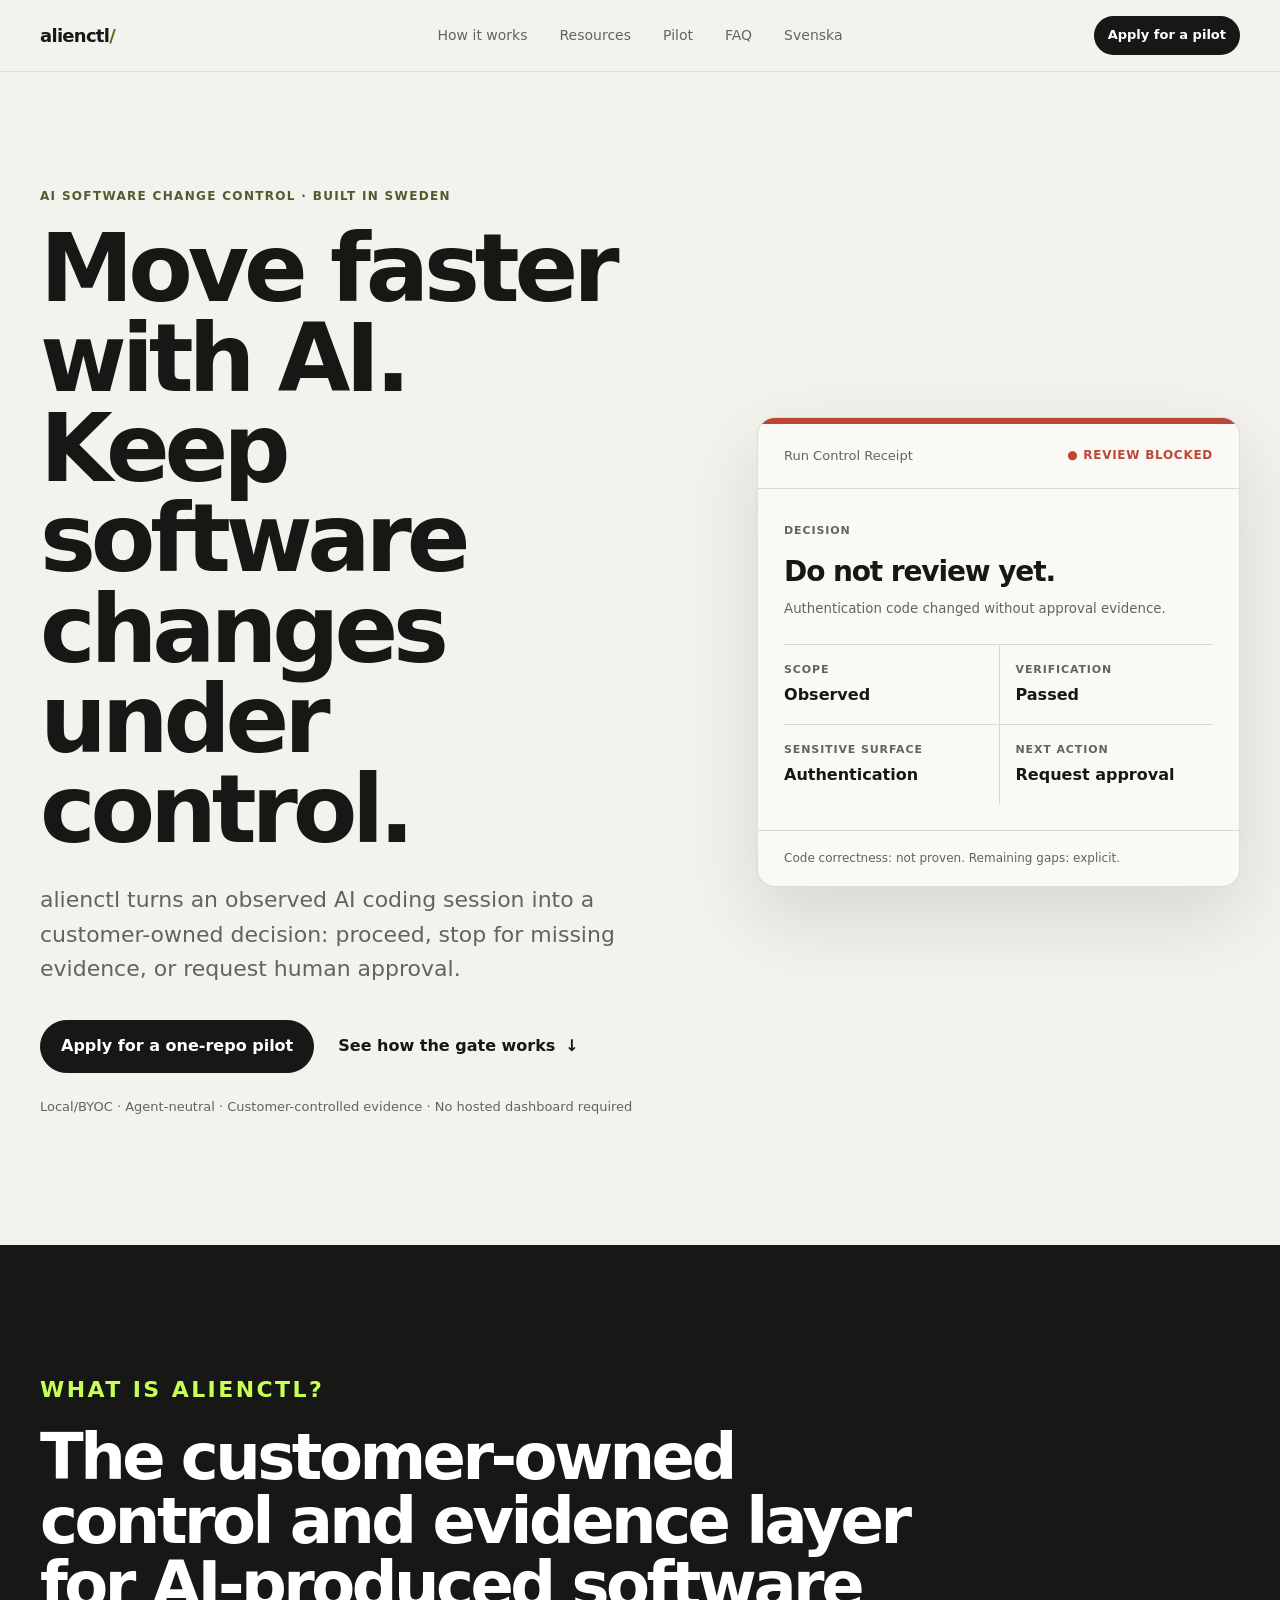
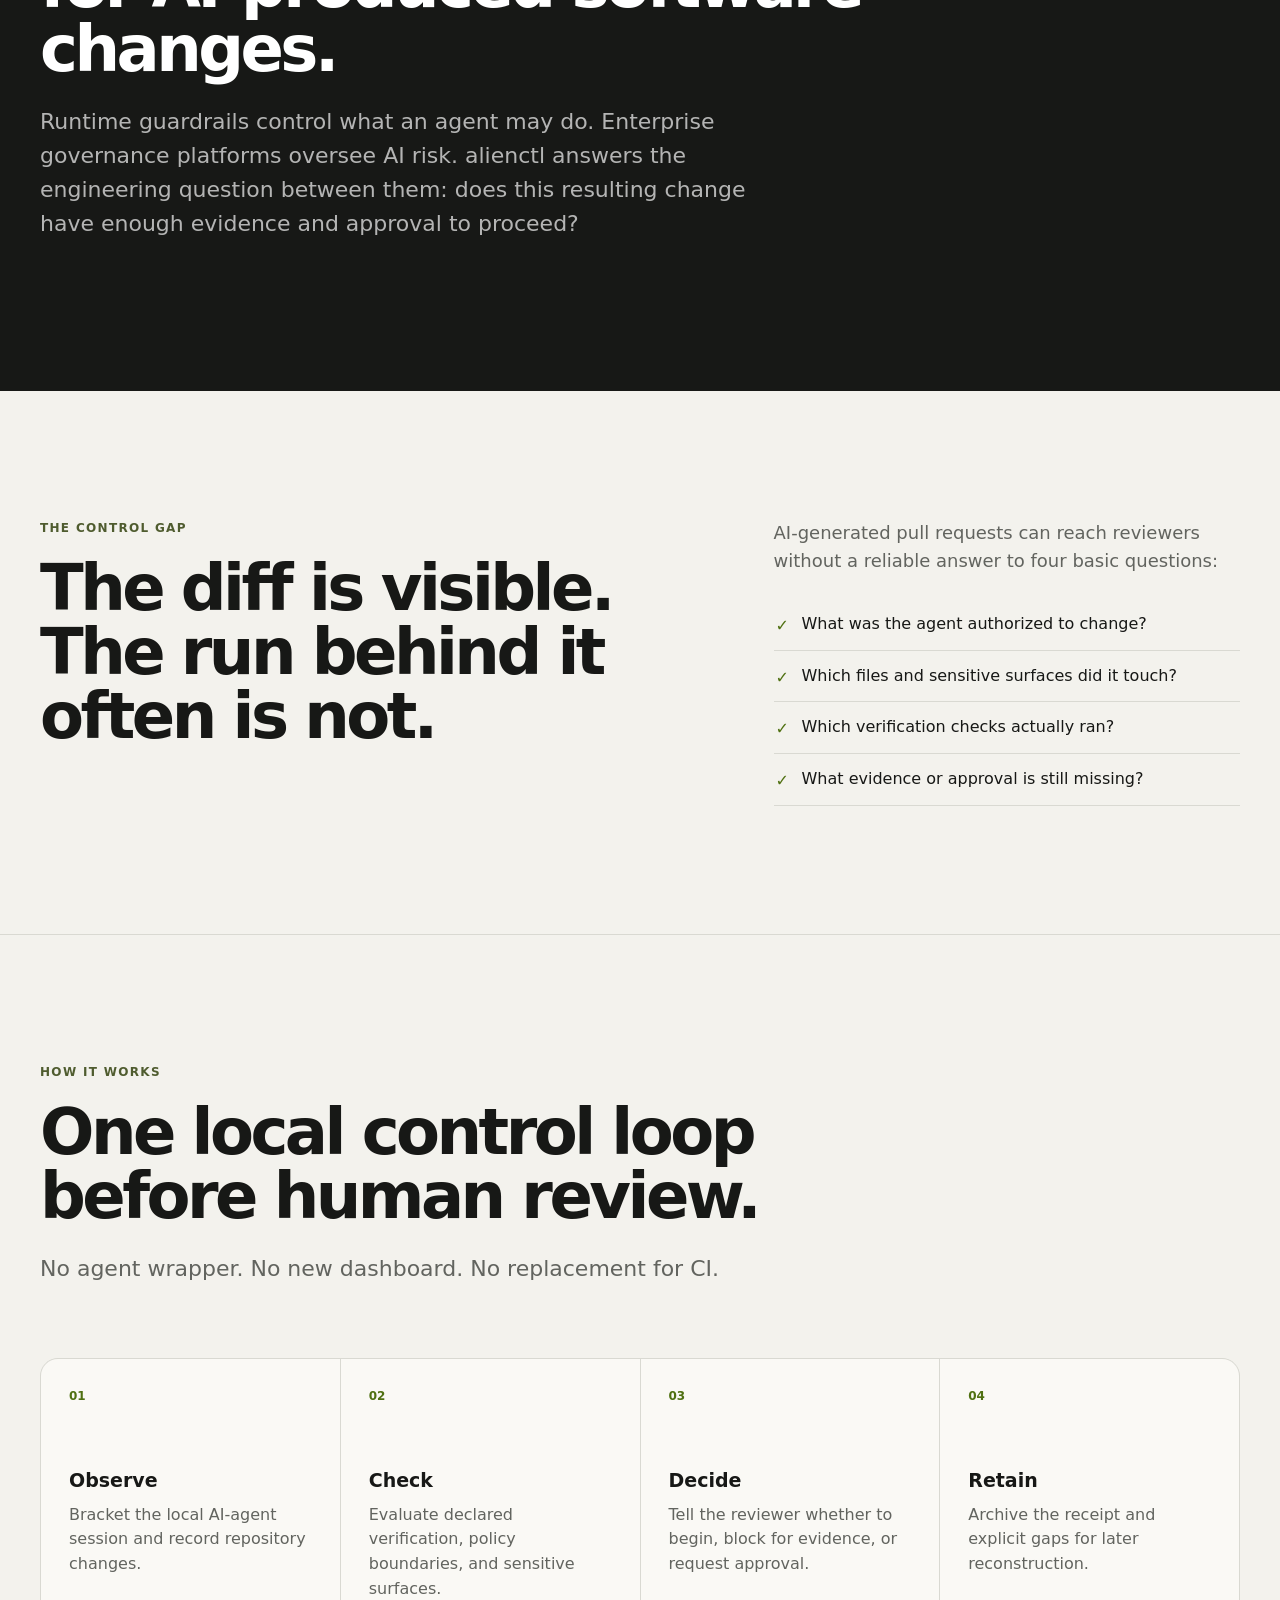
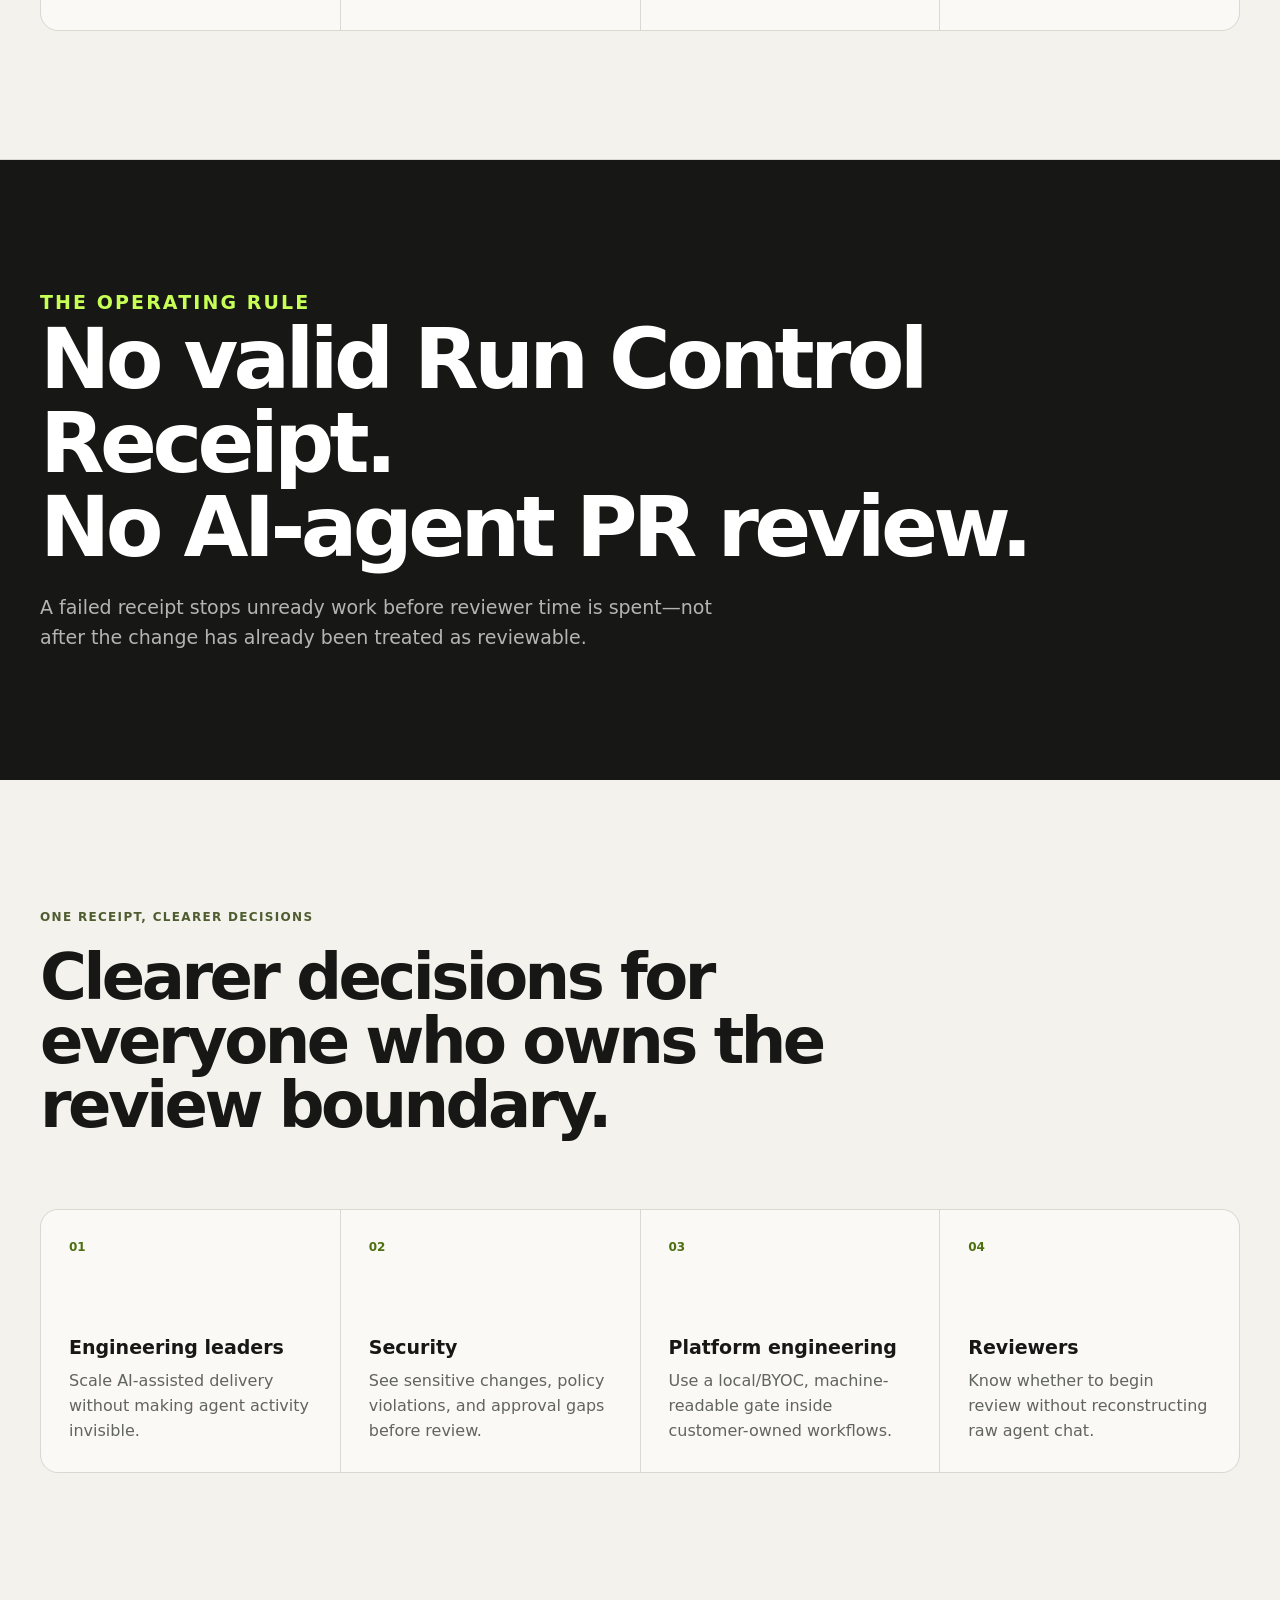
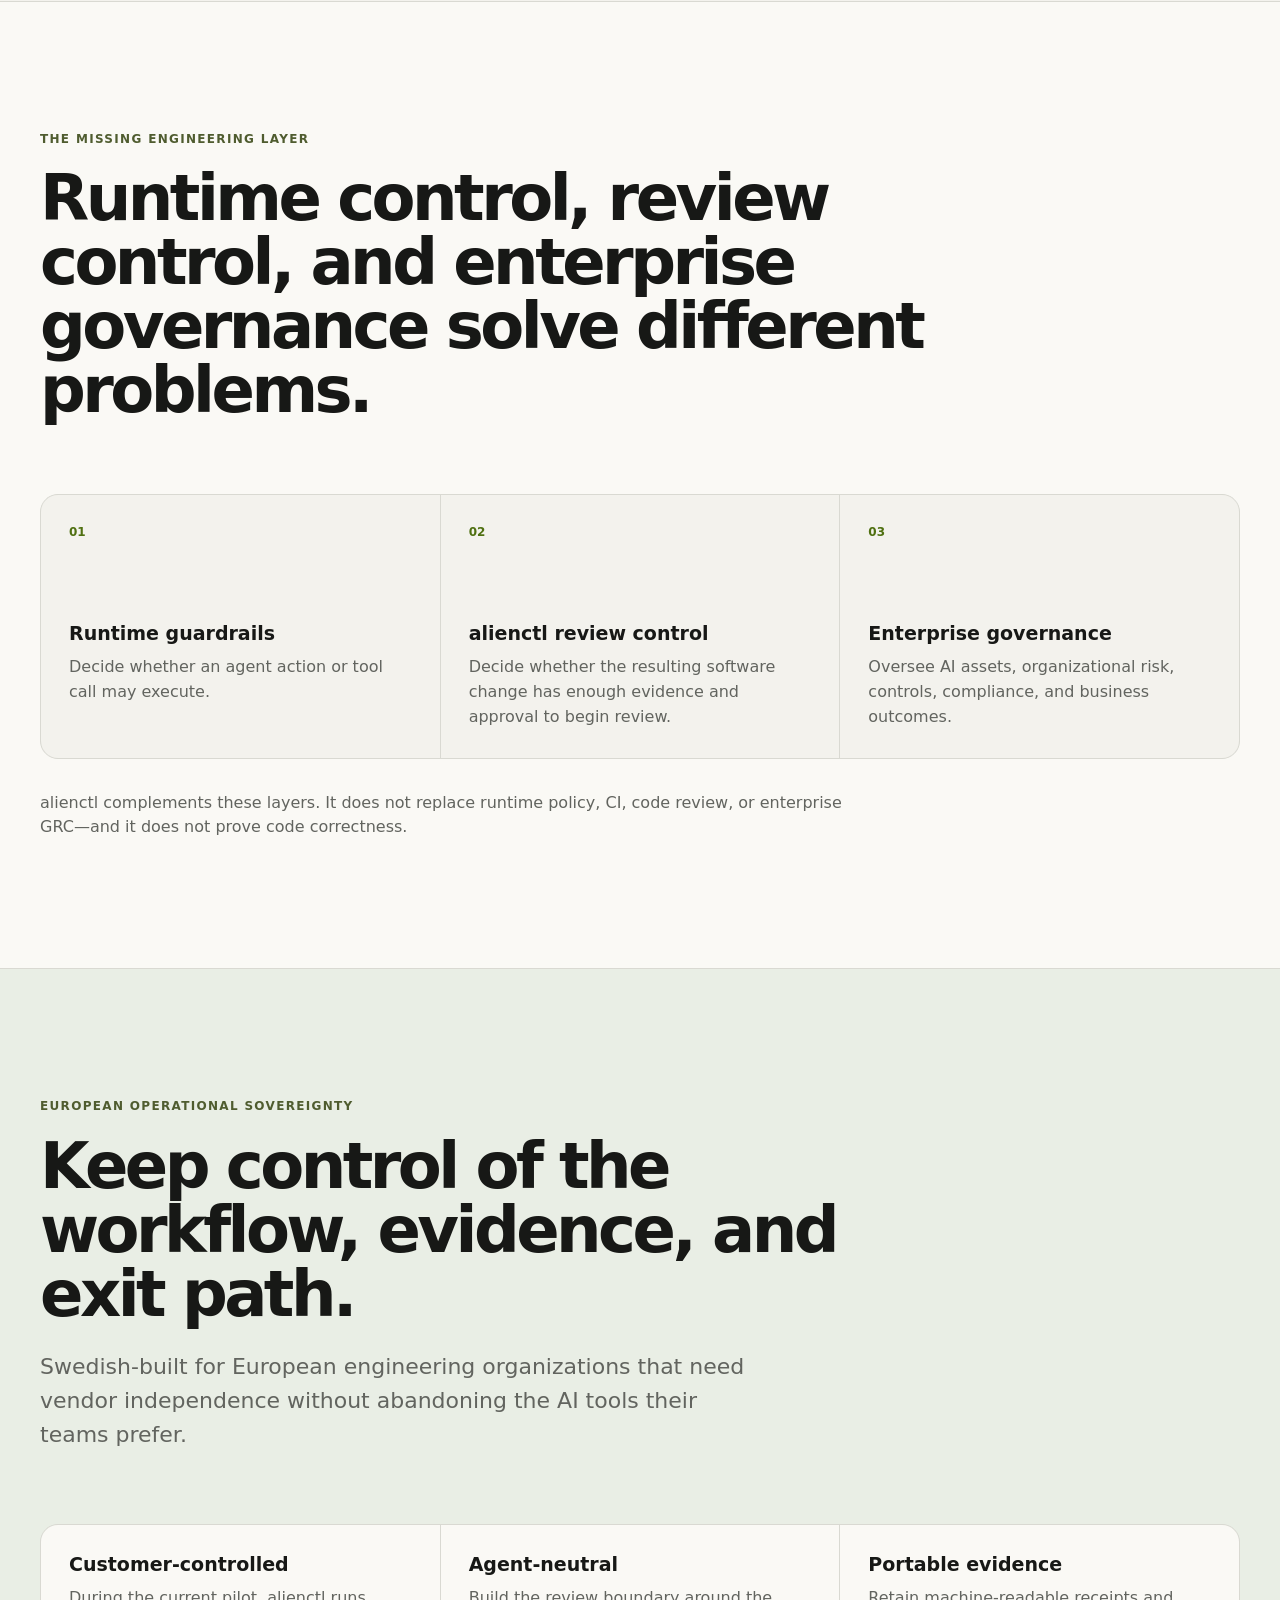
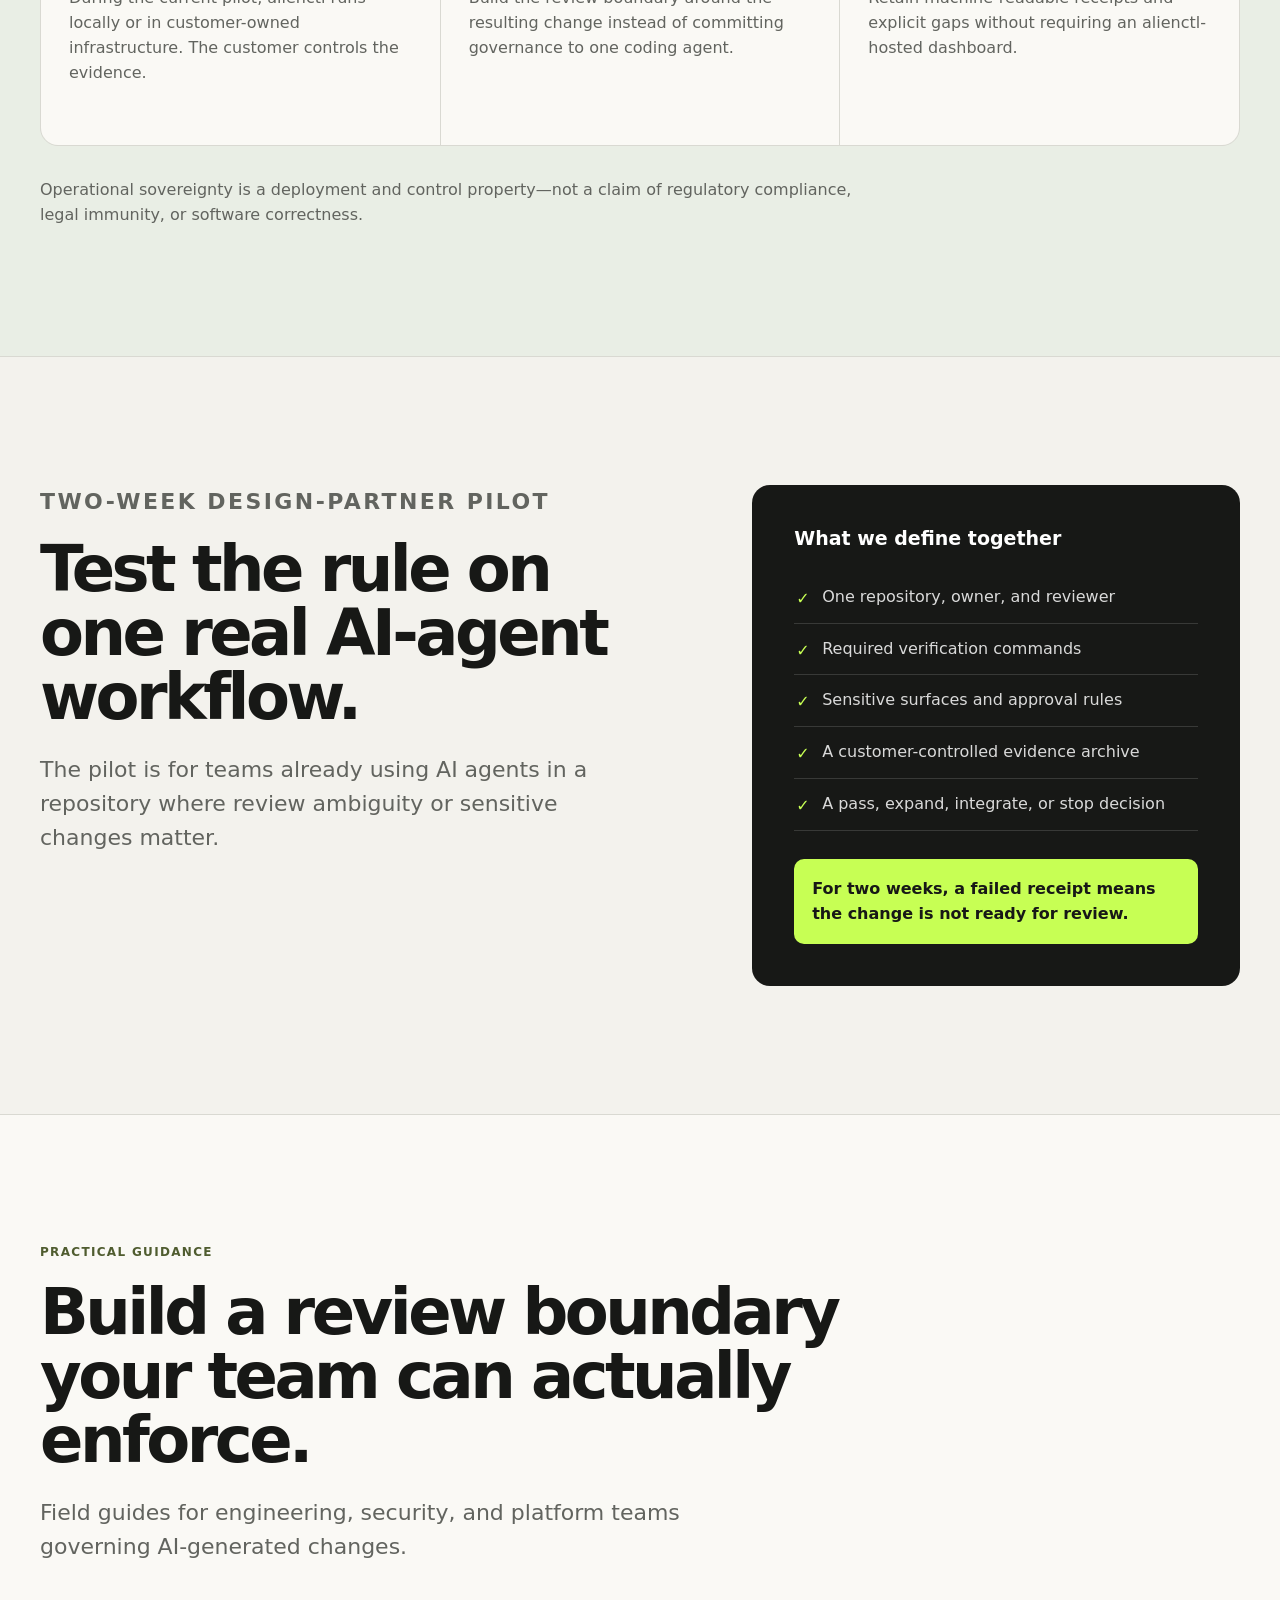
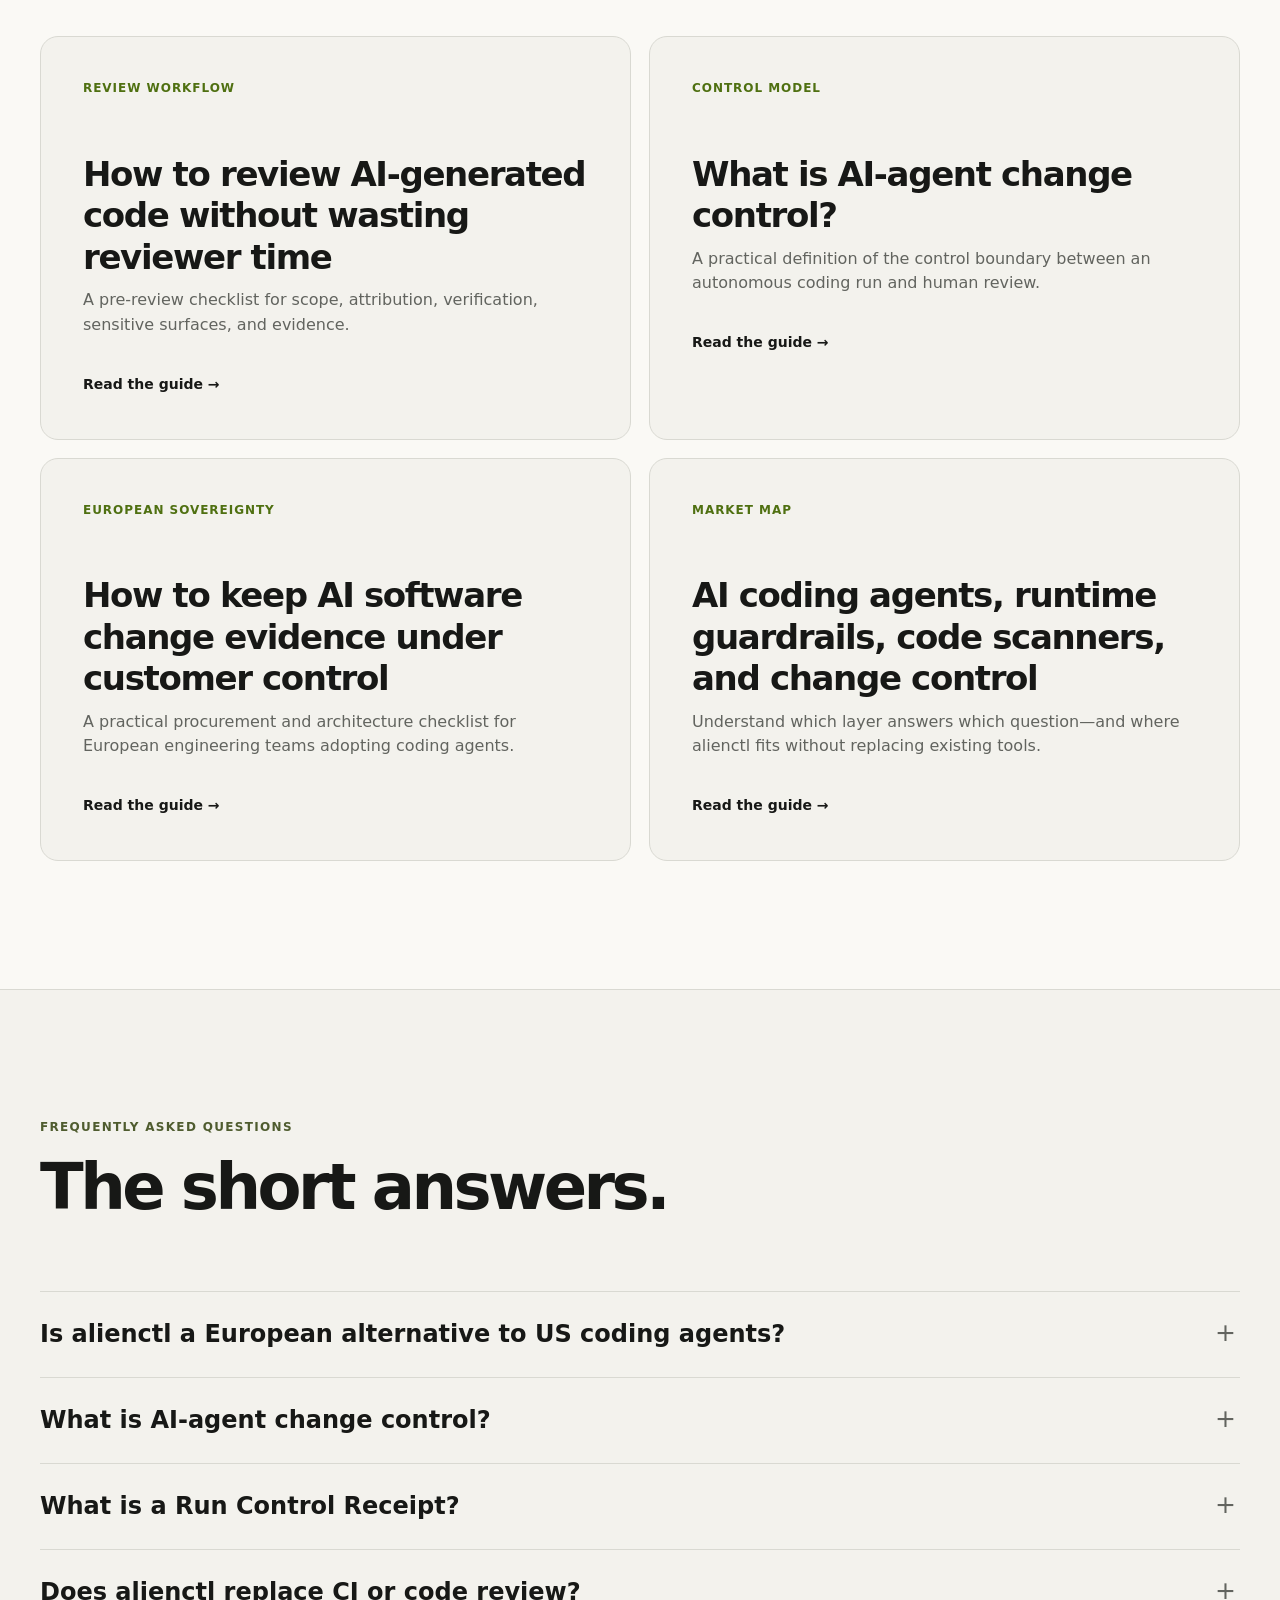
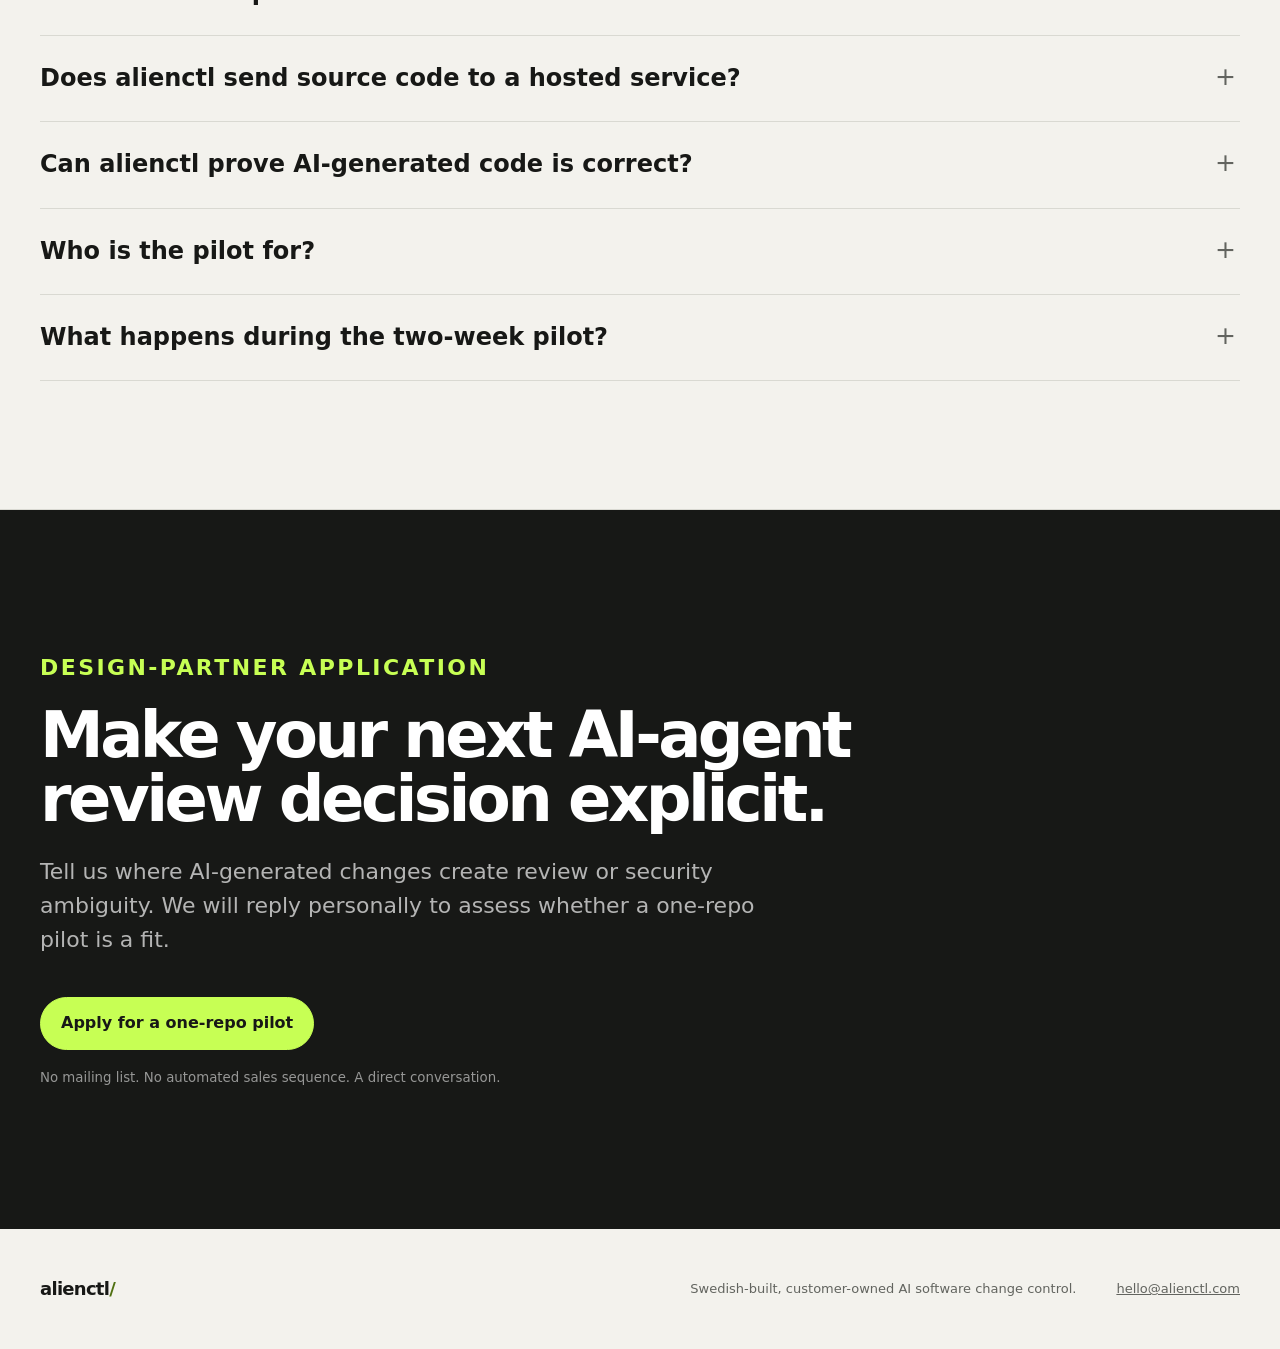
<file: index.html>
<!doctype html>
<html lang="en">
  <head>
    <meta charset="utf-8">
    <meta name="viewport" content="width=device-width, initial-scale=1">
    <title>AI Software Change Control for European Teams | alienctl</title>
    <meta
      name="description"
      content="Customer-owned control and evidence for AI-produced software changes. Built in Sweden, local/BYOC, agent-neutral, and explicit about what remains unproven."
    >
    <meta name="robots" content="index, follow, max-image-preview:large">
    <meta name="theme-color" content="#f3f2ed">
    <link rel="canonical" href="https://alienctl.com/">
    <link rel="alternate" hreflang="en" href="https://alienctl.com/">
    <link rel="alternate" hreflang="sv" href="https://alienctl.com/sv/">
    <link rel="alternate" hreflang="x-default" href="https://alienctl.com/">
    <link rel="icon" href="/favicon.svg" type="image/svg+xml">
    <link rel="stylesheet" href="styles.css">

    <meta property="og:type" content="website">
    <meta property="og:site_name" content="alienctl">
    <meta property="og:title" content="Move faster with AI. Keep software changes under control.">
    <meta
      property="og:description"
      content="Swedish-built, customer-owned control and evidence for AI-produced software changes."
    >
    <meta property="og:url" content="https://alienctl.com/">
    <meta name="twitter:card" content="summary">
    <meta name="twitter:title" content="Move faster with AI. Keep software changes under control.">
    <meta
      name="twitter:description"
      content="Swedish-built, customer-owned control and evidence for AI-produced software changes."
    >

    <script type="application/ld+json">
      {
        "@context": "https://schema.org",
        "@graph": [
          {
            "@type": "Organization",
            "@id": "https://alienctl.com/#organization",
            "name": "alienctl",
            "url": "https://alienctl.com/",
            "email": "hello@alienctl.com",
            "sameAs": [
              "https://www.linkedin.com/company/alienctl/"
            ]
          },
          {
            "@type": "WebSite",
            "@id": "https://alienctl.com/#website",
            "name": "alienctl",
            "url": "https://alienctl.com/",
            "publisher": {
              "@id": "https://alienctl.com/#organization"
            },
            "inLanguage": ["en", "sv"]
          },
          {
            "@type": "SoftwareApplication",
            "@id": "https://alienctl.com/#software",
            "name": "alienctl",
            "applicationCategory": "DeveloperApplication",
            "operatingSystem": "Linux",
            "url": "https://alienctl.com/",
            "description": "A Swedish-built, customer-owned control and evidence layer for AI-produced software changes.",
            "provider": {
              "@id": "https://alienctl.com/#organization"
            }
          },
          {
            "@type": "FAQPage",
            "@id": "https://alienctl.com/#faq",
            "mainEntity": [
              {
                "@type": "Question",
                "name": "What is AI-agent change control?",
                "acceptedAnswer": {
                  "@type": "Answer",
                  "text": "AI-agent change control is a workflow for checking an agent's authorized scope, observed repository changes, declared verification, sensitive surfaces, and evidence gaps before human code review begins."
                }
              },
              {
                "@type": "Question",
                "name": "What is a Run Control Receipt?",
                "acceptedAnswer": {
                  "@type": "Answer",
                  "text": "A Run Control Receipt is a reviewer-readable record of a bounded AI-agent run. It shows what changed, what checks ran, which policy boundaries applied, what blocks review, and what remains unproven."
                }
              },
              {
                "@type": "Question",
                "name": "Does alienctl replace CI or code review?",
                "acceptedAnswer": {
                  "@type": "Answer",
                  "text": "No. CI checks code and builds, while human reviewers judge the change. alienctl provides a pre-review decision about whether the AI-agent run has enough evidence and approval to begin review."
                }
              },
              {
                "@type": "Question",
                "name": "Does alienctl send source code to a hosted service?",
                "acceptedAnswer": {
                  "@type": "Answer",
                  "text": "The current pilot is local and customer-controlled. It does not require a hosted dashboard, third-party analytics, or alienctl-managed credentials."
                }
              },
              {
                "@type": "Question",
                "name": "Can alienctl prove that AI-generated code is correct?",
                "acceptedAnswer": {
                  "@type": "Answer",
                  "text": "No. alienctl records bounded-run evidence and explicit gaps. It does not prove code correctness, production safety, compliance, or return on investment."
                }
              }
            ]
          }
        ]
      }
    </script>
  </head>
  <body>
    <a class="skip-link" href="#main">Skip to content</a>

    <header class="site-header" aria-label="Site header">
      <a class="brand" href="#top" aria-label="alienctl home">alienctl<span aria-hidden="true">/</span></a>
      <nav class="nav" aria-label="Primary navigation">
        <a href="#how">How it works</a>
        <a href="#resources">Resources</a>
        <a href="#pilot">Pilot</a>
        <a href="#faq">FAQ</a>
        <a href="/sv/" lang="sv">Svenska</a>
      </nav>
      <a class="header-cta" href="#apply">Apply for a pilot</a>
    </header>

    <main id="main">
      <section class="hero" id="top" aria-labelledby="hero-title">
        <div class="hero-copy">
          <p class="eyebrow">AI software change control · Built in Sweden</p>
          <h1 id="hero-title">Move faster with AI. Keep software changes under control.</h1>
          <p class="hero-lede">
            alienctl turns an observed AI coding session into a customer-owned
            decision: proceed, stop for missing evidence, or request human approval.
          </p>
          <div class="cta-row">
            <a class="button primary" href="#apply">Apply for a one-repo pilot</a>
            <a class="text-link" href="#how">See how the gate works <span aria-hidden="true">↓</span></a>
          </div>
          <p class="trust-line">Local/BYOC · Agent-neutral · Customer-controlled evidence · No hosted dashboard required</p>
        </div>

        <aside class="receipt" aria-label="Example Run Control Receipt">
          <div class="receipt-header">
            <span>Run Control Receipt</span>
            <strong><span aria-hidden="true">●</span> Review blocked</strong>
          </div>
          <div class="receipt-decision">
            <span>Decision</span>
            <p>Do not review yet.</p>
            <small>Authentication code changed without approval evidence.</small>
          </div>
          <dl class="receipt-facts">
            <div>
              <dt>Scope</dt>
              <dd>Observed</dd>
            </div>
            <div>
              <dt>Verification</dt>
              <dd>Passed</dd>
            </div>
            <div>
              <dt>Sensitive surface</dt>
              <dd>Authentication</dd>
            </div>
            <div>
              <dt>Next action</dt>
              <dd>Request approval</dd>
            </div>
          </dl>
          <p class="receipt-footnote">Code correctness: not proven. Remaining gaps: explicit.</p>
        </aside>
      </section>

      <section class="definition" aria-labelledby="definition-title">
        <p class="section-kicker">What is alienctl?</p>
        <h2 id="definition-title">
          The customer-owned control and evidence layer for AI-produced software changes.
        </h2>
        <p>
          Runtime guardrails control what an agent may do. Enterprise governance
          platforms oversee AI risk. alienctl answers the engineering question
          between them: does this resulting change have enough evidence and
          approval to proceed?
        </p>
      </section>

      <section class="section problem" aria-labelledby="problem-title">
        <div class="section-heading">
          <p class="section-kicker">The control gap</p>
          <h2 id="problem-title">The diff is visible. The run behind it often is not.</h2>
        </div>
        <div class="problem-copy">
          <p>
            AI-generated pull requests can reach reviewers without a reliable
            answer to four basic questions:
          </p>
          <ul class="check-list">
            <li>What was the agent authorized to change?</li>
            <li>Which files and sensitive surfaces did it touch?</li>
            <li>Which verification checks actually ran?</li>
            <li>What evidence or approval is still missing?</li>
          </ul>
        </div>
      </section>

      <section class="section" id="how" aria-labelledby="how-title">
        <div class="section-heading">
          <p class="section-kicker">How it works</p>
          <h2 id="how-title">One local control loop before human review.</h2>
          <p>No agent wrapper. No new dashboard. No replacement for CI.</p>
        </div>
        <ol class="steps">
          <li>
            <span>01</span>
            <h3>Observe</h3>
            <p>Bracket the local AI-agent session and record repository changes.</p>
          </li>
          <li>
            <span>02</span>
            <h3>Check</h3>
            <p>Evaluate declared verification, policy boundaries, and sensitive surfaces.</p>
          </li>
          <li>
            <span>03</span>
            <h3>Decide</h3>
            <p>Tell the reviewer whether to begin, block for evidence, or request approval.</p>
          </li>
          <li>
            <span>04</span>
            <h3>Retain</h3>
            <p>Archive the receipt and explicit gaps for later reconstruction.</p>
          </li>
        </ol>
      </section>

      <section class="rule" aria-labelledby="rule-title">
        <p class="section-kicker">The operating rule</p>
        <h2 id="rule-title">No valid Run Control Receipt.<br>No AI-agent PR review.</h2>
        <p>
          A failed receipt stops unready work before reviewer time is spent—not
          after the change has already been treated as reviewable.
        </p>
      </section>

      <section class="section roles" aria-labelledby="roles-title">
        <div class="section-heading">
          <p class="section-kicker">One receipt, clearer decisions</p>
          <h2 id="roles-title">Clearer decisions for everyone who owns the review boundary.</h2>
        </div>
        <div class="role-grid">
          <article>
            <p class="role-number">01</p>
            <h3>Engineering leaders</h3>
            <p>Scale AI-assisted delivery without making agent activity invisible.</p>
          </article>
          <article>
            <p class="role-number">02</p>
            <h3>Security</h3>
            <p>See sensitive changes, policy violations, and approval gaps before review.</p>
          </article>
          <article>
            <p class="role-number">03</p>
            <h3>Platform engineering</h3>
            <p>Use a local/BYOC, machine-readable gate inside customer-owned workflows.</p>
          </article>
          <article>
            <p class="role-number">04</p>
            <h3>Reviewers</h3>
            <p>Know whether to begin review without reconstructing raw agent chat.</p>
          </article>
        </div>
      </section>

      <section class="section distinction" aria-labelledby="distinction-title">
        <div class="section-heading">
          <p class="section-kicker">The missing engineering layer</p>
          <h2 id="distinction-title">Runtime control, review control, and enterprise governance solve different problems.</h2>
        </div>
        <div class="layer-grid">
          <article>
            <p class="role-number">01</p>
            <h3>Runtime guardrails</h3>
            <p>Decide whether an agent action or tool call may execute.</p>
          </article>
          <article>
            <p class="role-number">02</p>
            <h3>alienctl review control</h3>
            <p>Decide whether the resulting software change has enough evidence and approval to begin review.</p>
          </article>
          <article>
            <p class="role-number">03</p>
            <h3>Enterprise governance</h3>
            <p>Oversee AI assets, organizational risk, controls, compliance, and business outcomes.</p>
          </article>
        </div>
        <p class="boundary-note">
          alienctl complements these layers. It does not replace runtime policy,
          CI, code review, or enterprise GRC—and it does not prove code correctness.
        </p>
      </section>

      <section class="section sovereignty" aria-labelledby="sovereignty-title">
        <div class="section-heading">
          <p class="section-kicker">European operational sovereignty</p>
          <h2 id="sovereignty-title">Keep control of the workflow, evidence, and exit path.</h2>
          <p>
            Swedish-built for European engineering organizations that need
            vendor independence without abandoning the AI tools their teams prefer.
          </p>
        </div>
        <div class="sovereignty-grid">
          <article>
            <h3>Customer-controlled</h3>
            <p>During the current pilot, alienctl runs locally or in customer-owned infrastructure. The customer controls the evidence.</p>
          </article>
          <article>
            <h3>Agent-neutral</h3>
            <p>Build the review boundary around the resulting change instead of committing governance to one coding agent.</p>
          </article>
          <article>
            <h3>Portable evidence</h3>
            <p>Retain machine-readable receipts and explicit gaps without requiring an alienctl-hosted dashboard.</p>
          </article>
        </div>
        <p class="boundary-note">
          Operational sovereignty is a deployment and control property—not a
          claim of regulatory compliance, legal immunity, or software correctness.
        </p>
      </section>

      <section class="section pilot" id="pilot" aria-labelledby="pilot-title">
        <div class="pilot-intro">
          <p class="section-kicker">Two-week design-partner pilot</p>
          <h2 id="pilot-title">Test the rule on one real AI-agent workflow.</h2>
          <p>
            The pilot is for teams already using AI agents in a repository where
            review ambiguity or sensitive changes matter.
          </p>
        </div>
        <div class="pilot-card">
          <h3>What we define together</h3>
          <ul class="check-list">
            <li>One repository, owner, and reviewer</li>
            <li>Required verification commands</li>
            <li>Sensitive surfaces and approval rules</li>
            <li>A customer-controlled evidence archive</li>
            <li>A pass, expand, integrate, or stop decision</li>
          </ul>
          <p class="pilot-rule">For two weeks, a failed receipt means the change is not ready for review.</p>
        </div>
      </section>

      <section class="section resources" id="resources" aria-labelledby="resources-title">
        <div class="section-heading">
          <p class="section-kicker">Practical guidance</p>
          <h2 id="resources-title">Build a review boundary your team can actually enforce.</h2>
          <p>Field guides for engineering, security, and platform teams governing AI-generated changes.</p>
        </div>
        <div class="resource-grid">
          <a href="/guides/review-ai-generated-code/">
            <span>Review workflow</span>
            <h3>How to review AI-generated code without wasting reviewer time</h3>
            <p>A pre-review checklist for scope, attribution, verification, sensitive surfaces, and evidence.</p>
            <strong>Read the guide →</strong>
          </a>
          <a href="/guides/ai-agent-change-control/">
            <span>Control model</span>
            <h3>What is AI-agent change control?</h3>
            <p>A practical definition of the control boundary between an autonomous coding run and human review.</p>
            <strong>Read the guide →</strong>
          </a>
          <a href="/guides/european-ai-software-change-control/">
            <span>European sovereignty</span>
            <h3>How to keep AI software change evidence under customer control</h3>
            <p>A practical procurement and architecture checklist for European engineering teams adopting coding agents.</p>
            <strong>Read the guide →</strong>
          </a>
          <a href="/guides/ai-code-governance-landscape/">
            <span>Market map</span>
            <h3>AI coding agents, runtime guardrails, code scanners, and change control</h3>
            <p>Understand which layer answers which question—and where alienctl fits without replacing existing tools.</p>
            <strong>Read the guide →</strong>
          </a>
        </div>
      </section>

      <section class="section faq" id="faq" aria-labelledby="faq-title">
        <div class="section-heading">
          <p class="section-kicker">Frequently asked questions</p>
          <h2 id="faq-title">The short answers.</h2>
        </div>
        <div class="faq-list">
          <details>
            <summary>Is alienctl a European alternative to US coding agents?</summary>
            <p>
              No. alienctl is an agent-neutral control and evidence layer, not a
              coding model or assistant. European teams can keep their preferred
              agents while retaining the review decision and evidence in their
              own environment.
            </p>
          </details>
          <details>
            <summary>What is AI-agent change control?</summary>
            <p>
              It is a workflow for checking an agent’s authorized scope, observed
              repository changes, declared verification, sensitive surfaces, and
              evidence gaps before human code review begins.
            </p>
          </details>
          <details>
            <summary>What is a Run Control Receipt?</summary>
            <p>
              A reviewer-readable record of a bounded AI-agent run. It shows what
              changed, what checks ran, which policy boundaries applied, what blocks
              review, and what remains unproven.
            </p>
          </details>
          <details>
            <summary>Does alienctl replace CI or code review?</summary>
            <p>
              No. CI checks code and builds, while human reviewers judge the change.
              alienctl provides a pre-review decision about whether the run has enough
              evidence and approval to begin review.
            </p>
          </details>
          <details>
            <summary>Does alienctl send source code to a hosted service?</summary>
            <p>
              The current pilot is local and customer-controlled. It does not require a
              hosted dashboard, third-party analytics, or alienctl-managed credentials.
            </p>
          </details>
          <details>
            <summary>Can alienctl prove AI-generated code is correct?</summary>
            <p>
              No. alienctl records bounded-run evidence and explicit gaps. It does not
              prove code correctness, production safety, compliance, or ROI.
            </p>
          </details>
          <details>
            <summary>Who is the pilot for?</summary>
            <p>
              CTOs, CISOs, and platform, AppSec, developer-productivity, or
              engineering teams already using AI agents in a repository with a
              real review or security control problem.
            </p>
          </details>
          <details>
            <summary>What happens during the two-week pilot?</summary>
            <p>
              We define one repository, its required verification, sensitive surfaces,
              owners, and archive. The team then requires a valid receipt before each
              meaningful AI-agent change begins human review.
            </p>
          </details>
        </div>
      </section>

      <section class="apply" id="apply" aria-labelledby="apply-title">
        <p class="section-kicker">Design-partner application</p>
        <h2 id="apply-title">Make your next AI-agent review decision explicit.</h2>
        <p>
          Tell us where AI-generated changes create review or security ambiguity.
          We will reply personally to assess whether a one-repo pilot is a fit.
        </p>
        <a
          class="button light"
          href="mailto:hello@alienctl.com?subject=One-repo%20pilot%20application&amp;body=Company%3A%0ARole%3A%0AAI-agent%20workflow%3A%0ARepository%20type%3A%0AMain%20review%20or%20security%20problem%3A%0APreferred%20pilot%20timing%3A"
        >Apply for a one-repo pilot</a>
        <small>No mailing list. No automated sales sequence. A direct conversation.</small>
      </section>
    </main>

    <footer class="site-footer">
      <a class="brand footer-brand" href="#top">alienctl<span aria-hidden="true">/</span></a>
      <p>Swedish-built, customer-owned AI software change control.</p>
      <a href="mailto:hello@alienctl.com">hello@alienctl.com</a>
    </footer>
  </body>
</html>
</file>
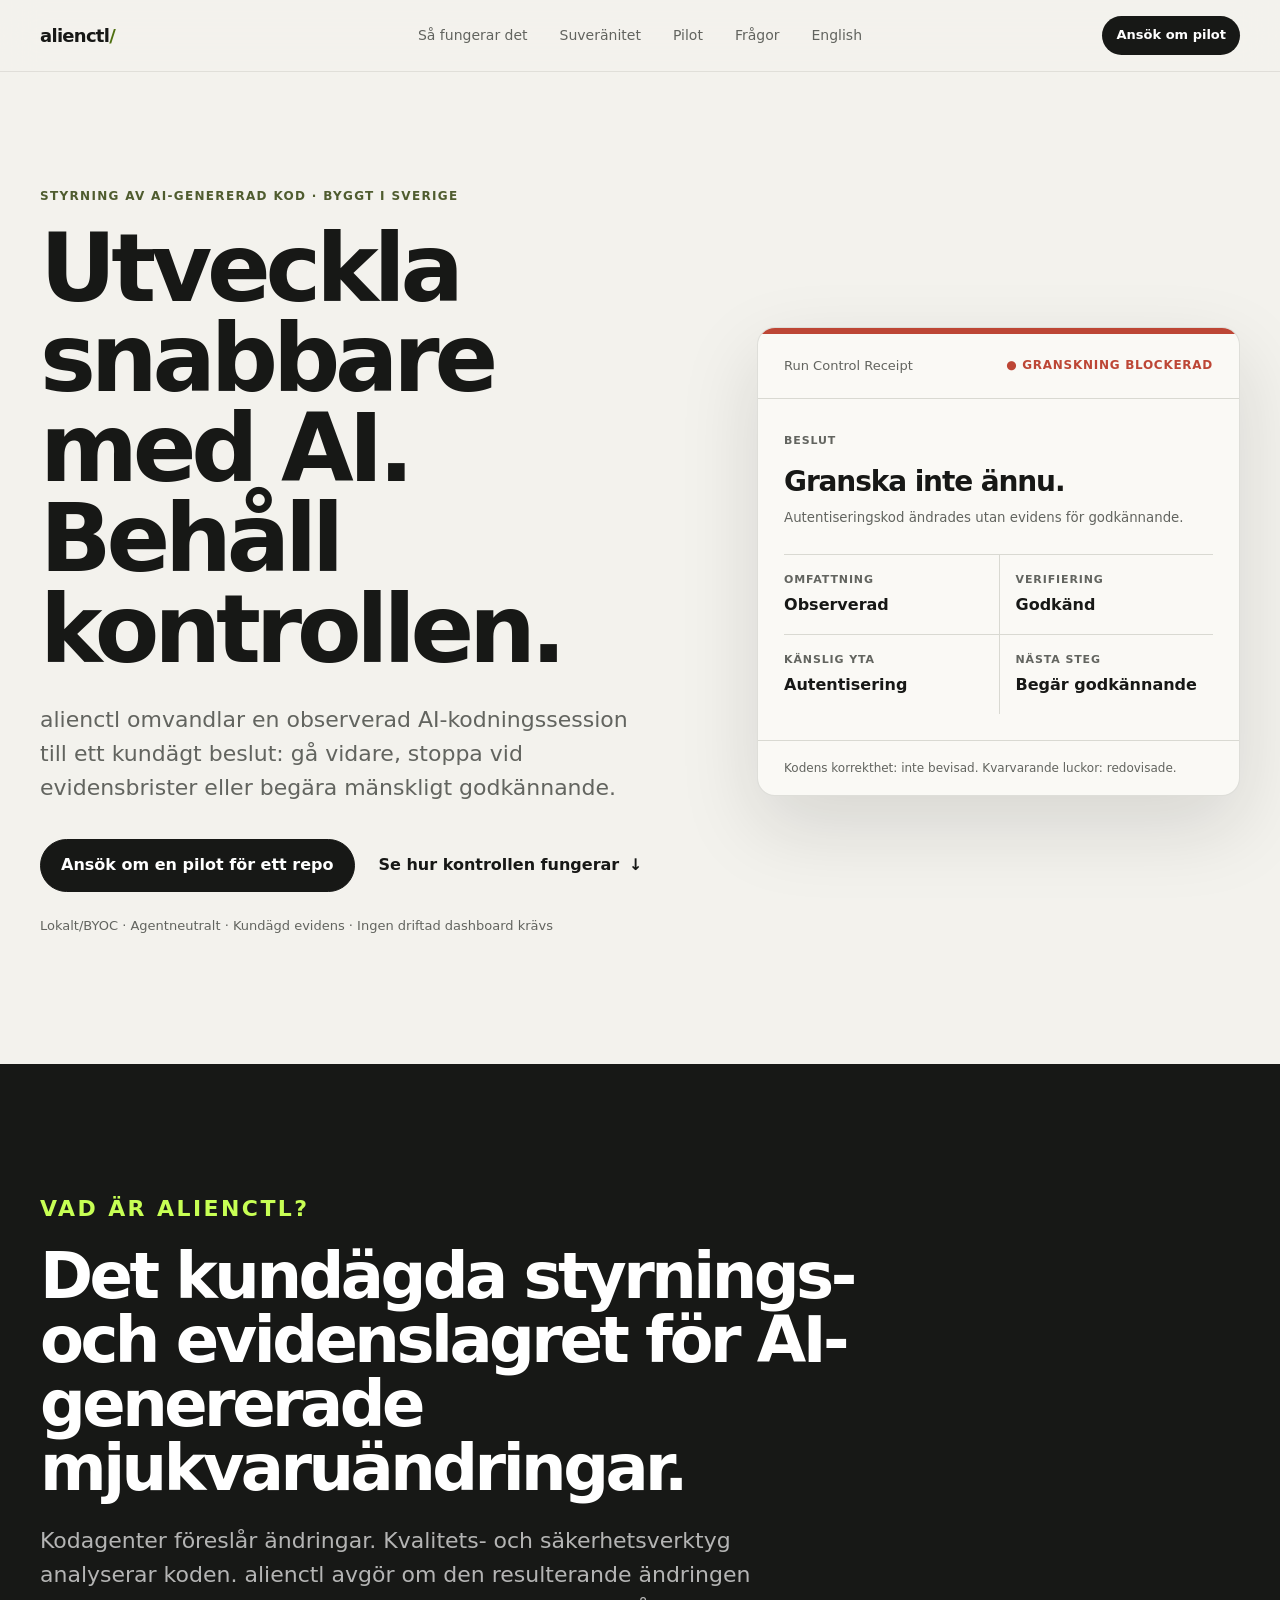
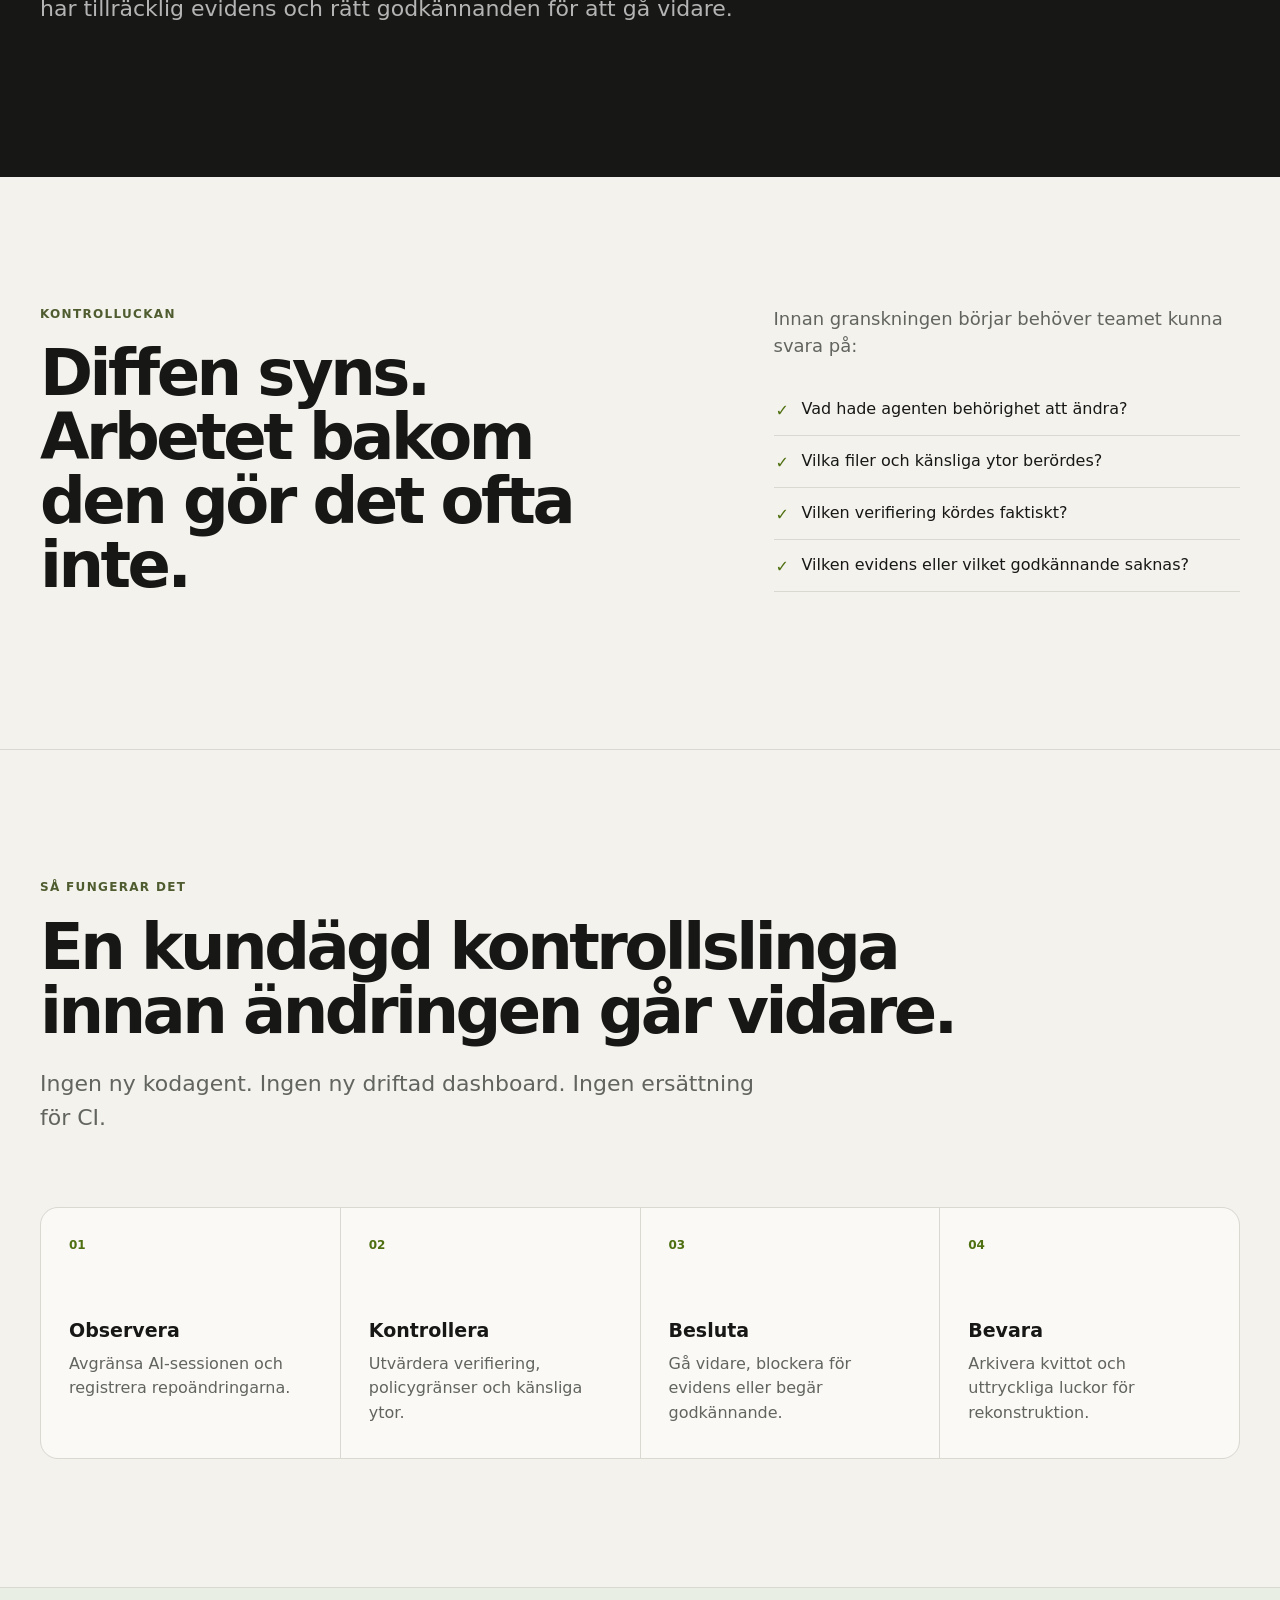
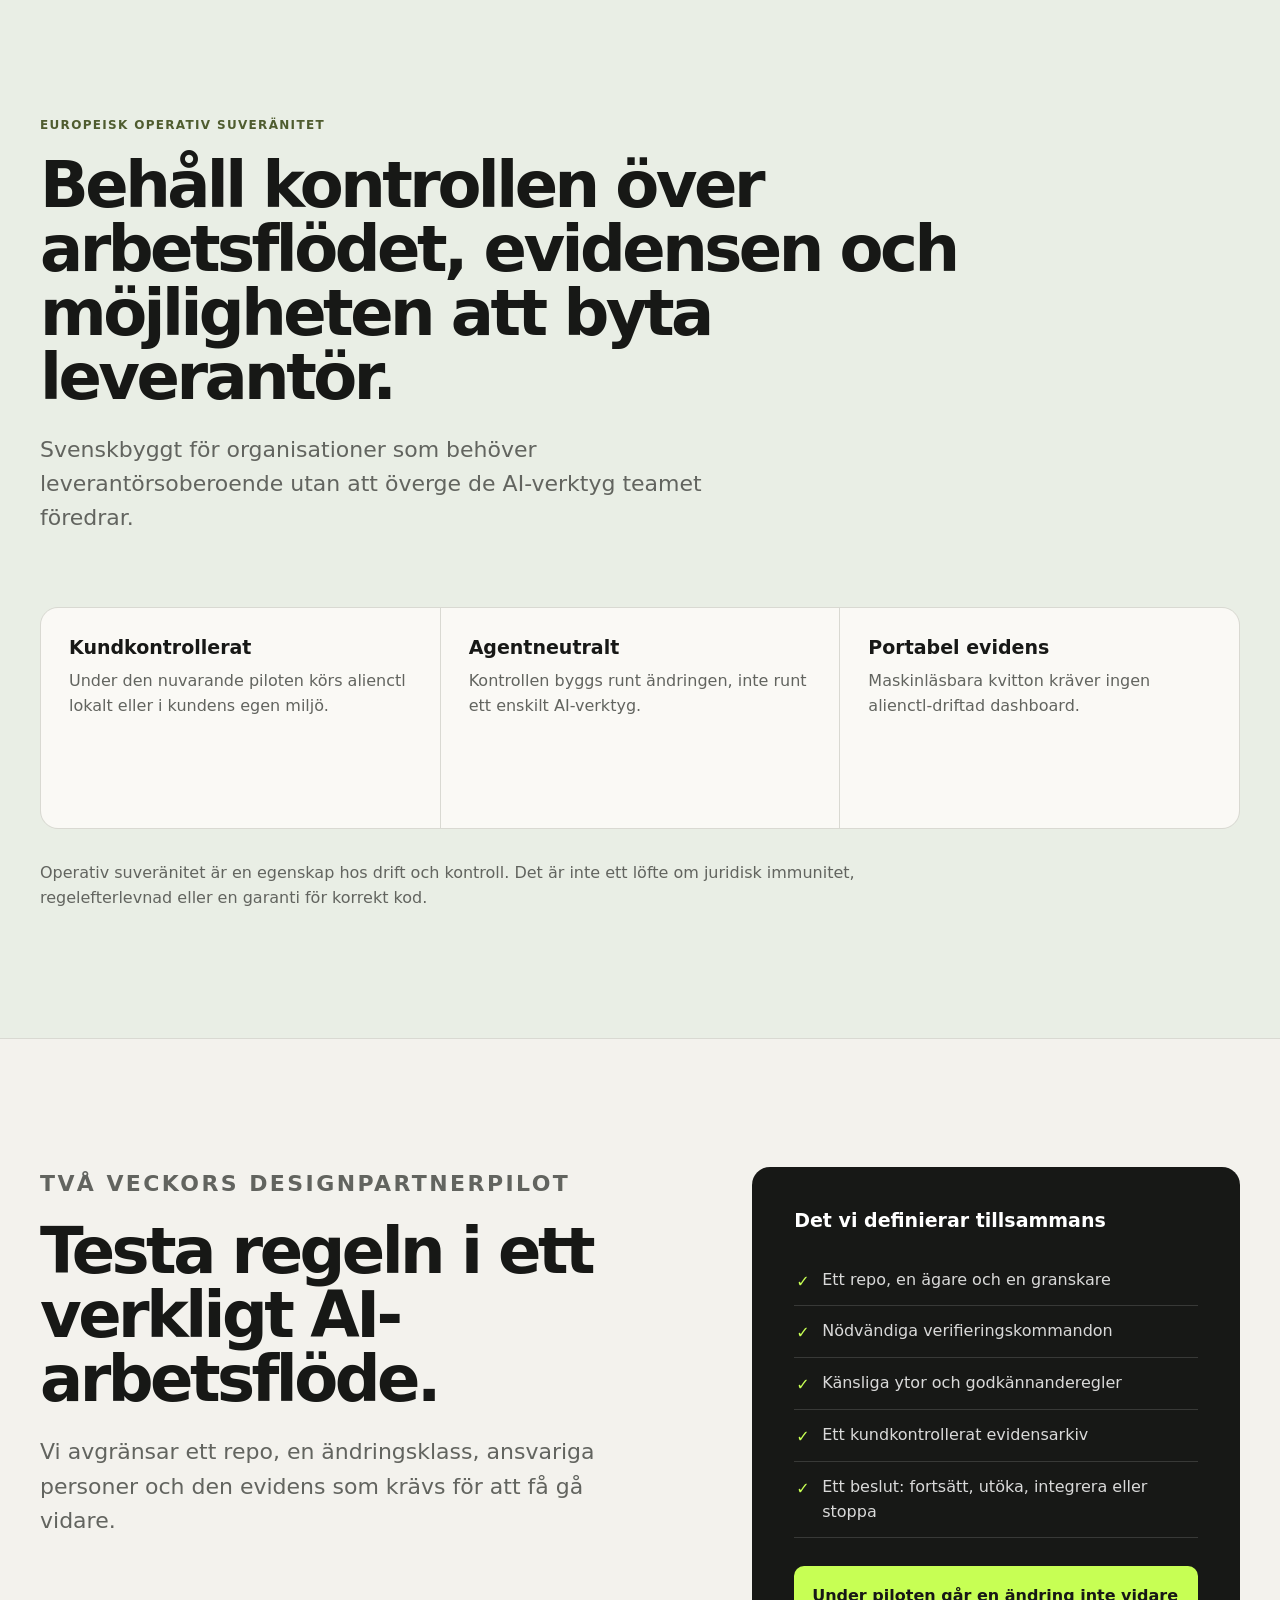
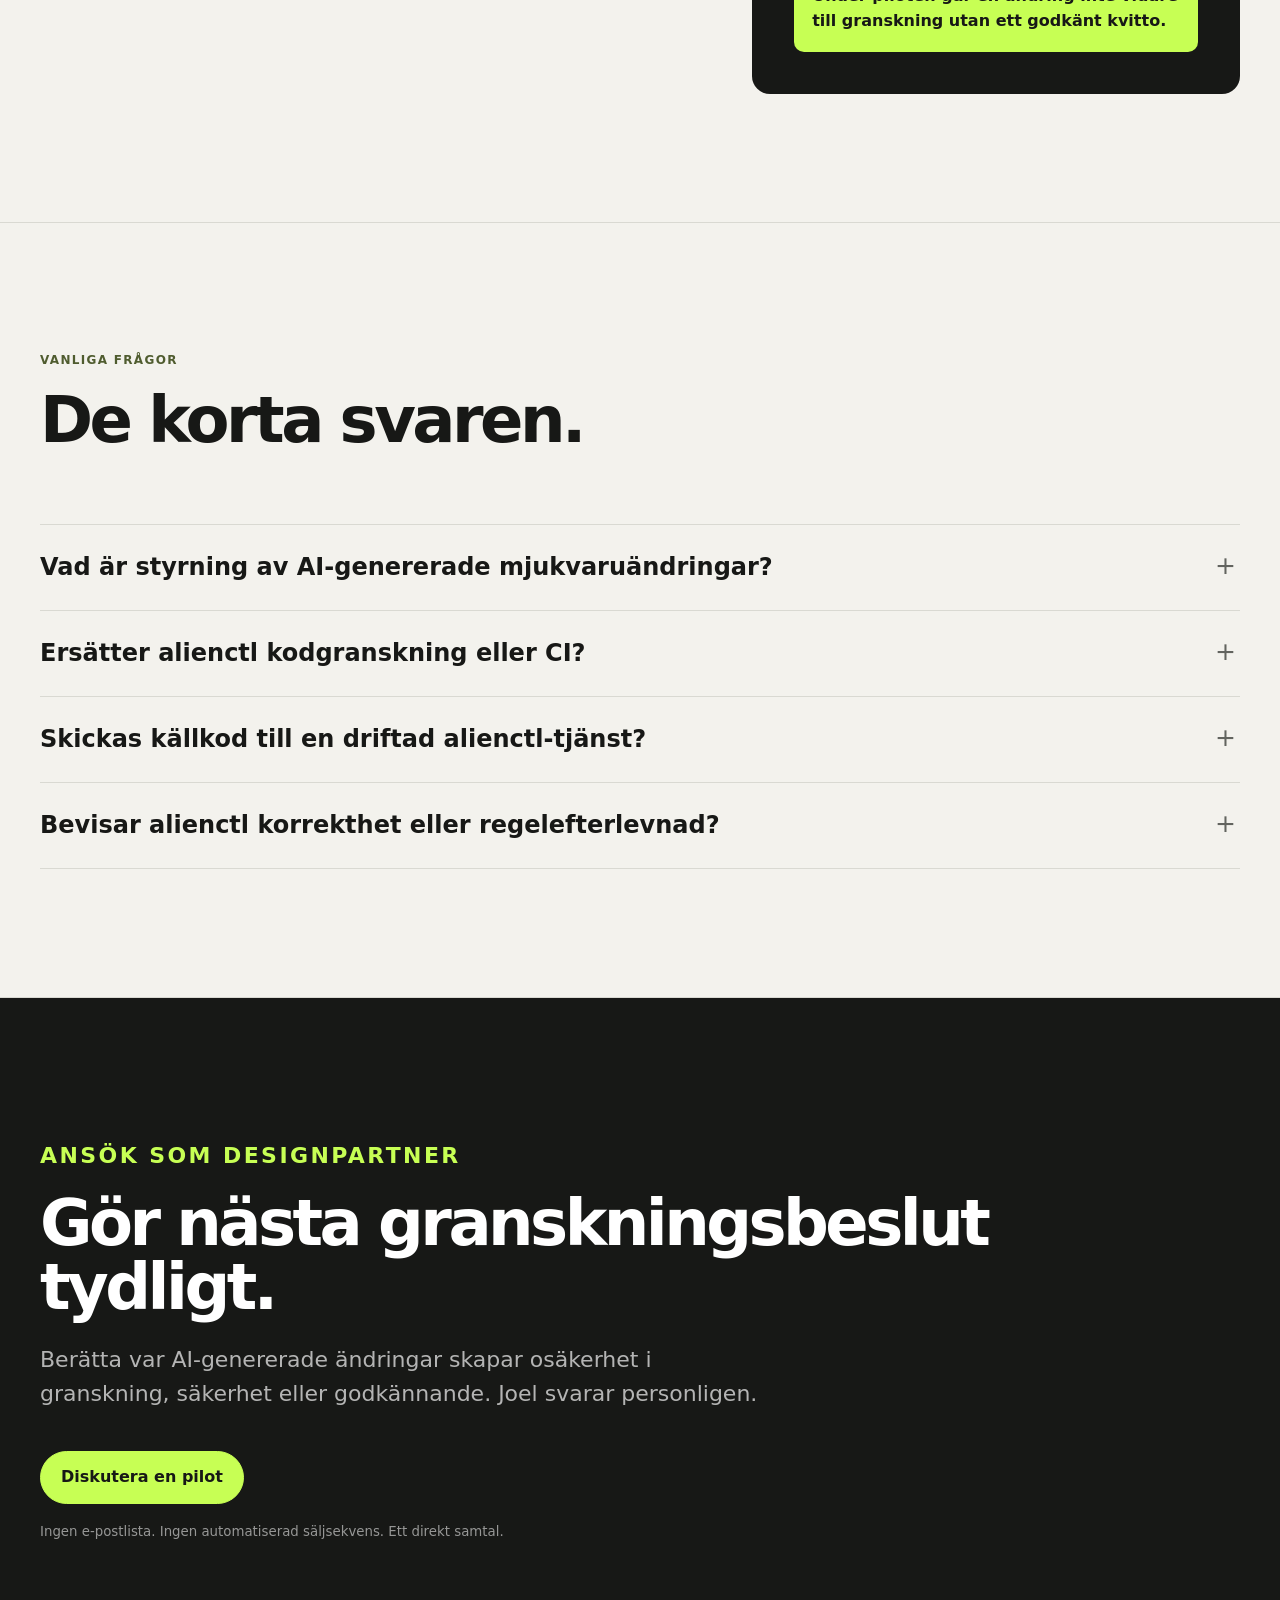
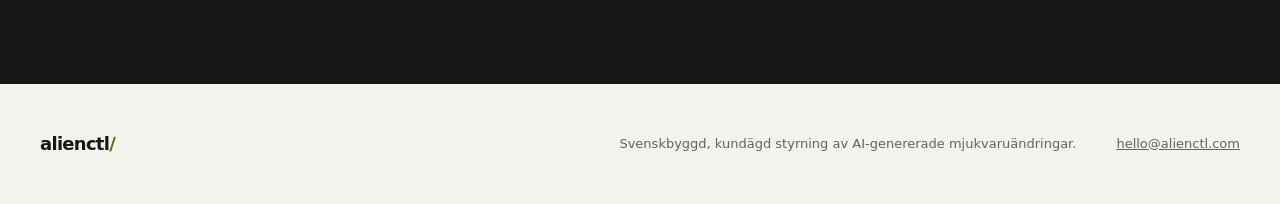
<file: sv/index.html>
<!doctype html>
<html lang="sv">
  <head>
    <meta charset="utf-8">
    <meta name="viewport" content="width=device-width, initial-scale=1">
    <title>Styrning av AI-genererad kod för svenska team | alienctl</title>
    <meta name="description" content="Kundägd styrning och spårbar evidens för AI-genererade mjukvaruändringar. Svenskbyggt, lokalt eller i er molnmiljö, agentneutralt och tydligt med vad som inte är bevisat.">
    <meta name="robots" content="index, follow, max-image-preview:large">
    <meta name="theme-color" content="#f3f2ed">
    <link rel="canonical" href="https://alienctl.com/sv/">
    <link rel="alternate" hreflang="sv" href="https://alienctl.com/sv/">
    <link rel="alternate" hreflang="en" href="https://alienctl.com/">
    <link rel="alternate" hreflang="x-default" href="https://alienctl.com/">
    <link rel="icon" href="/favicon.svg" type="image/svg+xml">
    <link rel="stylesheet" href="/styles.css">
    <meta property="og:type" content="website">
    <meta property="og:locale" content="sv_SE">
    <meta property="og:site_name" content="alienctl">
    <meta property="og:title" content="Utveckla snabbare med AI. Behåll kontrollen.">
    <meta property="og:description" content="Svenskbyggd, kundägd styrning och evidens för AI-genererade mjukvaruändringar.">
    <meta property="og:url" content="https://alienctl.com/sv/">
    <script type="application/ld+json">
      {
        "@context": "https://schema.org",
        "@graph": [
          {
            "@type": "Organization",
            "@id": "https://alienctl.com/#organization",
            "name": "alienctl",
            "url": "https://alienctl.com/",
            "email": "hello@alienctl.com",
            "sameAs": [
              "https://www.linkedin.com/company/alienctl/"
            ]
          },
          {
            "@type": "SoftwareApplication",
            "@id": "https://alienctl.com/#software",
            "name": "alienctl",
            "applicationCategory": "DeveloperApplication",
            "operatingSystem": "Linux",
            "url": "https://alienctl.com/sv/",
            "inLanguage": "sv",
            "description": "Ett svenskbyggt, kundägt styrnings- och evidenslager för AI-genererade mjukvaruändringar.",
            "provider": {
              "@id": "https://alienctl.com/#organization"
            }
          },
          {
            "@type": "FAQPage",
            "@id": "https://alienctl.com/sv/#faq",
            "inLanguage": "sv",
            "mainEntity": [
              {
                "@type": "Question",
                "name": "Vad är styrning av AI-genererade mjukvaruändringar?",
                "acceptedAnswer": {
                  "@type": "Answer",
                  "text": "Det är en process som kontrollerar uppdrag, behörighet, observerade ändringar, verifiering, godkännanden och kvarvarande evidensluckor innan en AI-genererad ändring behandlas som redo att gå vidare."
                }
              },
              {
                "@type": "Question",
                "name": "Ersätter alienctl kodgranskning eller CI?",
                "acceptedAnswer": {
                  "@type": "Answer",
                  "text": "Nej. CI kontrollerar kod och byggen, och människor bedömer själva ändringen. alienctl avgör om den observerade arbetsprocessen har tillräcklig evidens och rätt godkännanden för att gå vidare."
                }
              },
              {
                "@type": "Question",
                "name": "Bevisar alienctl att koden är korrekt eller regelefterlevande?",
                "acceptedAnswer": {
                  "@type": "Answer",
                  "text": "Nej. alienctl redovisar avgränsad evidens och kvarvarande luckor. Det bevisar inte kodens korrekthet, produktionssäkerhet, regelefterlevnad eller ekonomisk nytta."
                }
              }
            ]
          }
        ]
      }
    </script>
  </head>
  <body>
    <a class="skip-link" href="#main">Hoppa till innehållet</a>
    <header class="site-header" aria-label="Sidhuvud">
      <a class="brand" href="/sv/" aria-label="alienctl startsida">alienctl<span aria-hidden="true">/</span></a>
      <nav class="nav" aria-label="Huvudmeny">
        <a href="#sa-fungerar-det">Så fungerar det</a>
        <a href="#suveranitet">Suveränitet</a>
        <a href="#pilot">Pilot</a>
        <a href="#faq">Frågor</a>
        <a href="/" lang="en">English</a>
      </nav>
      <a class="header-cta" href="#ansok">Ansök om pilot</a>
    </header>

    <main id="main">
      <section class="hero" aria-labelledby="hero-title">
        <div class="hero-copy">
          <p class="eyebrow">Styrning av AI-genererad kod · Byggt i Sverige</p>
          <h1 id="hero-title">Utveckla snabbare med AI. Behåll kontrollen.</h1>
          <p class="hero-lede">
            alienctl omvandlar en observerad AI-kodningssession till ett kundägt
            beslut: gå vidare, stoppa vid evidensbrister eller begära mänskligt godkännande.
          </p>
          <div class="cta-row">
            <a class="button primary" href="#ansok">Ansök om en pilot för ett repo</a>
            <a class="text-link" href="#sa-fungerar-det">Se hur kontrollen fungerar <span aria-hidden="true">↓</span></a>
          </div>
          <p class="trust-line">Lokalt/BYOC · Agentneutralt · Kundägd evidens · Ingen driftad dashboard krävs</p>
        </div>

        <aside class="receipt" aria-label="Exempel på Run Control Receipt">
          <div class="receipt-header">
            <span>Run Control Receipt</span>
            <strong><span aria-hidden="true">●</span> Granskning blockerad</strong>
          </div>
          <div class="receipt-decision">
            <span>Beslut</span>
            <p>Granska inte ännu.</p>
            <small>Autentiseringskod ändrades utan evidens för godkännande.</small>
          </div>
          <dl class="receipt-facts">
            <div><dt>Omfattning</dt><dd>Observerad</dd></div>
            <div><dt>Verifiering</dt><dd>Godkänd</dd></div>
            <div><dt>Känslig yta</dt><dd>Autentisering</dd></div>
            <div><dt>Nästa steg</dt><dd>Begär godkännande</dd></div>
          </dl>
          <p class="receipt-footnote">Kodens korrekthet: inte bevisad. Kvarvarande luckor: redovisade.</p>
        </aside>
      </section>

      <section class="definition" aria-labelledby="definition-title">
        <p class="section-kicker">Vad är alienctl?</p>
        <h2 id="definition-title">Det kundägda styrnings- och evidenslagret för AI-genererade mjukvaruändringar.</h2>
        <p>
          Kodagenter föreslår ändringar. Kvalitets- och säkerhetsverktyg analyserar
          koden. alienctl avgör om den resulterande ändringen har tillräcklig
          evidens och rätt godkännanden för att gå vidare.
        </p>
      </section>

      <section class="section problem" aria-labelledby="problem-title">
        <div class="section-heading">
          <p class="section-kicker">Kontrolluckan</p>
          <h2 id="problem-title">Diffen syns. Arbetet bakom den gör det ofta inte.</h2>
        </div>
        <div class="problem-copy">
          <p>Innan granskningen börjar behöver teamet kunna svara på:</p>
          <ul class="check-list">
            <li>Vad hade agenten behörighet att ändra?</li>
            <li>Vilka filer och känsliga ytor berördes?</li>
            <li>Vilken verifiering kördes faktiskt?</li>
            <li>Vilken evidens eller vilket godkännande saknas?</li>
          </ul>
        </div>
      </section>

      <section class="section" id="sa-fungerar-det" aria-labelledby="how-title">
        <div class="section-heading">
          <p class="section-kicker">Så fungerar det</p>
          <h2 id="how-title">En kundägd kontrollslinga innan ändringen går vidare.</h2>
          <p>Ingen ny kodagent. Ingen ny driftad dashboard. Ingen ersättning för CI.</p>
        </div>
        <ol class="steps">
          <li><span>01</span><h3>Observera</h3><p>Avgränsa AI-sessionen och registrera repoändringarna.</p></li>
          <li><span>02</span><h3>Kontrollera</h3><p>Utvärdera verifiering, policygränser och känsliga ytor.</p></li>
          <li><span>03</span><h3>Besluta</h3><p>Gå vidare, blockera för evidens eller begär godkännande.</p></li>
          <li><span>04</span><h3>Bevara</h3><p>Arkivera kvittot och uttryckliga luckor för rekonstruktion.</p></li>
        </ol>
      </section>

      <section class="section sovereignty" id="suveranitet" aria-labelledby="sovereignty-title">
        <div class="section-heading">
          <p class="section-kicker">Europeisk operativ suveränitet</p>
          <h2 id="sovereignty-title">Behåll kontrollen över arbetsflödet, evidensen och möjligheten att byta leverantör.</h2>
          <p>Svenskbyggt för organisationer som behöver leverantörsoberoende utan att överge de AI-verktyg teamet föredrar.</p>
        </div>
        <div class="sovereignty-grid">
          <article><h3>Kundkontrollerat</h3><p>Under den nuvarande piloten körs alienctl lokalt eller i kundens egen miljö.</p></article>
          <article><h3>Agentneutralt</h3><p>Kontrollen byggs runt ändringen, inte runt ett enskilt AI-verktyg.</p></article>
          <article><h3>Portabel evidens</h3><p>Maskinläsbara kvitton kräver ingen alienctl-driftad dashboard.</p></article>
        </div>
        <p class="boundary-note">
          Operativ suveränitet är en egenskap hos drift och kontroll. Det är inte
          ett löfte om juridisk immunitet, regelefterlevnad eller en garanti för korrekt kod.
        </p>
      </section>

      <section class="section pilot" id="pilot" aria-labelledby="pilot-title">
        <div class="pilot-intro">
          <p class="section-kicker">Två veckors designpartnerpilot</p>
          <h2 id="pilot-title">Testa regeln i ett verkligt AI-arbetsflöde.</h2>
          <p>Vi avgränsar ett repo, en ändringsklass, ansvariga personer och den evidens som krävs för att få gå vidare.</p>
        </div>
        <div class="pilot-card">
          <h3>Det vi definierar tillsammans</h3>
          <ul class="check-list">
            <li>Ett repo, en ägare och en granskare</li>
            <li>Nödvändiga verifieringskommandon</li>
            <li>Känsliga ytor och godkännanderegler</li>
            <li>Ett kundkontrollerat evidensarkiv</li>
            <li>Ett beslut: fortsätt, utöka, integrera eller stoppa</li>
          </ul>
          <p class="pilot-rule">Under piloten går en ändring inte vidare till granskning utan ett godkänt kvitto.</p>
        </div>
      </section>

      <section class="section faq" id="faq" aria-labelledby="faq-title">
        <div class="section-heading">
          <p class="section-kicker">Vanliga frågor</p>
          <h2 id="faq-title">De korta svaren.</h2>
        </div>
        <div class="faq-list">
          <details>
            <summary>Vad är styrning av AI-genererade mjukvaruändringar?</summary>
            <p>En process som kontrollerar uppdrag, behörighet, observerade ändringar, verifiering, godkännanden och kvarvarande evidensluckor innan ändringen går vidare.</p>
          </details>
          <details>
            <summary>Ersätter alienctl kodgranskning eller CI?</summary>
            <p>Nej. CI kontrollerar kod och byggen, och människor bedömer ändringen. alienctl avgör om arbetsprocessen har tillräcklig evidens och rätt godkännanden.</p>
          </details>
          <details>
            <summary>Skickas källkod till en driftad alienctl-tjänst?</summary>
            <p>Den nuvarande piloten är lokal och köparkontrollerad. Den kräver ingen driftad dashboard, tredjepartsanalys eller alienctl-hanterade autentiseringsuppgifter.</p>
          </details>
          <details>
            <summary>Bevisar alienctl korrekthet eller regelefterlevnad?</summary>
            <p>Nej. alienctl redovisar avgränsad evidens och luckor. Det bevisar inte kodens korrekthet, produktionssäkerhet, regelefterlevnad eller ekonomisk nytta.</p>
          </details>
        </div>
      </section>

      <section class="apply" id="ansok" aria-labelledby="apply-title">
        <p class="section-kicker">Ansök som designpartner</p>
        <h2 id="apply-title">Gör nästa granskningsbeslut tydligt.</h2>
        <p>Berätta var AI-genererade ändringar skapar osäkerhet i granskning, säkerhet eller godkännande. Joel svarar personligen.</p>
        <a class="button light" href="mailto:hello@alienctl.com?subject=Svensk%20designpartnerpilot%20f%C3%B6r%20alienctl&amp;body=Organisation%3A%0ARoll%3A%0ALand%3A%0AAI-verktyg%3A%0ATyp%20av%20repo%3A%0ASt%C3%B6rsta%20gransknings-%20eller%20s%C3%A4kerhetsproblemet%3A%0A%C3%96nskad%20start%3A">Diskutera en pilot</a>
        <small>Ingen e-postlista. Ingen automatiserad säljsekvens. Ett direkt samtal.</small>
      </section>
    </main>

    <footer class="site-footer">
      <a class="brand footer-brand" href="/sv/">alienctl<span aria-hidden="true">/</span></a>
      <p>Svenskbyggd, kundägd styrning av AI-genererade mjukvaruändringar.</p>
      <a href="mailto:hello@alienctl.com">hello@alienctl.com</a>
    </footer>
  </body>
</html>
</file>
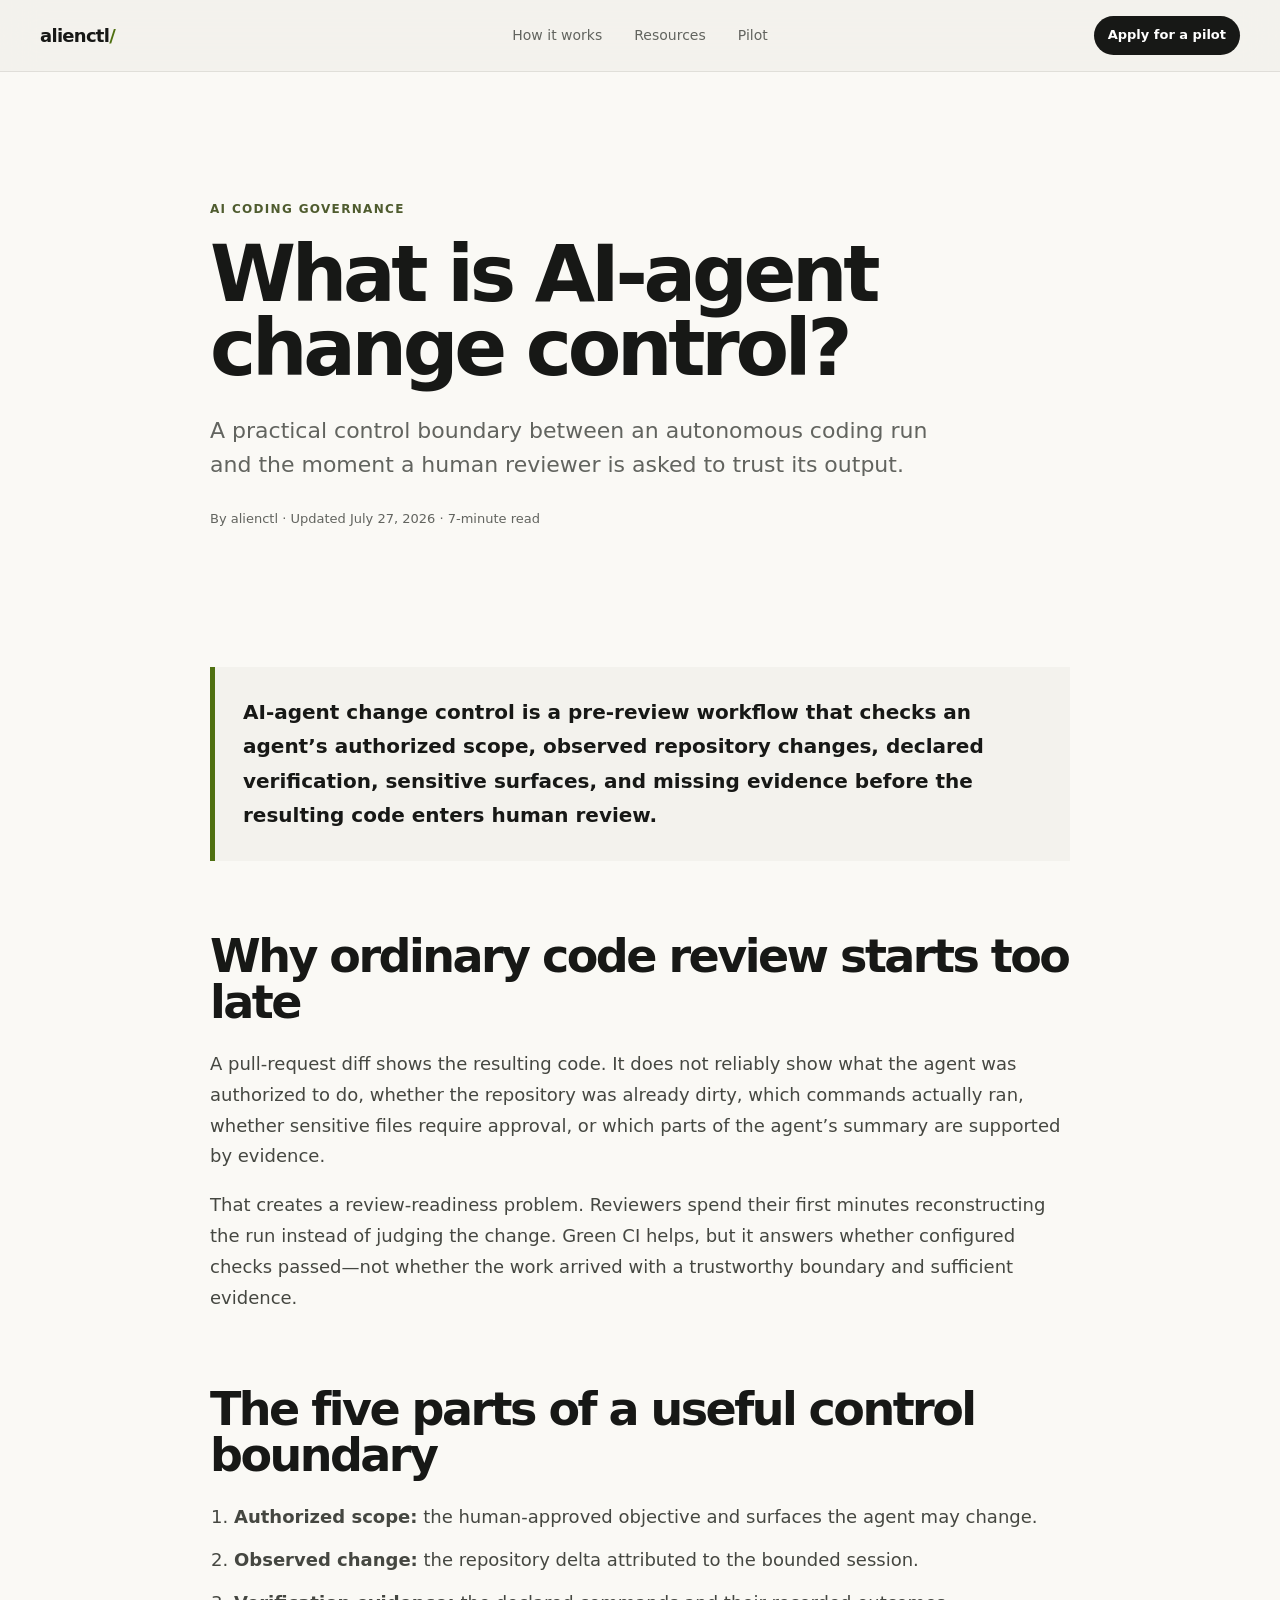
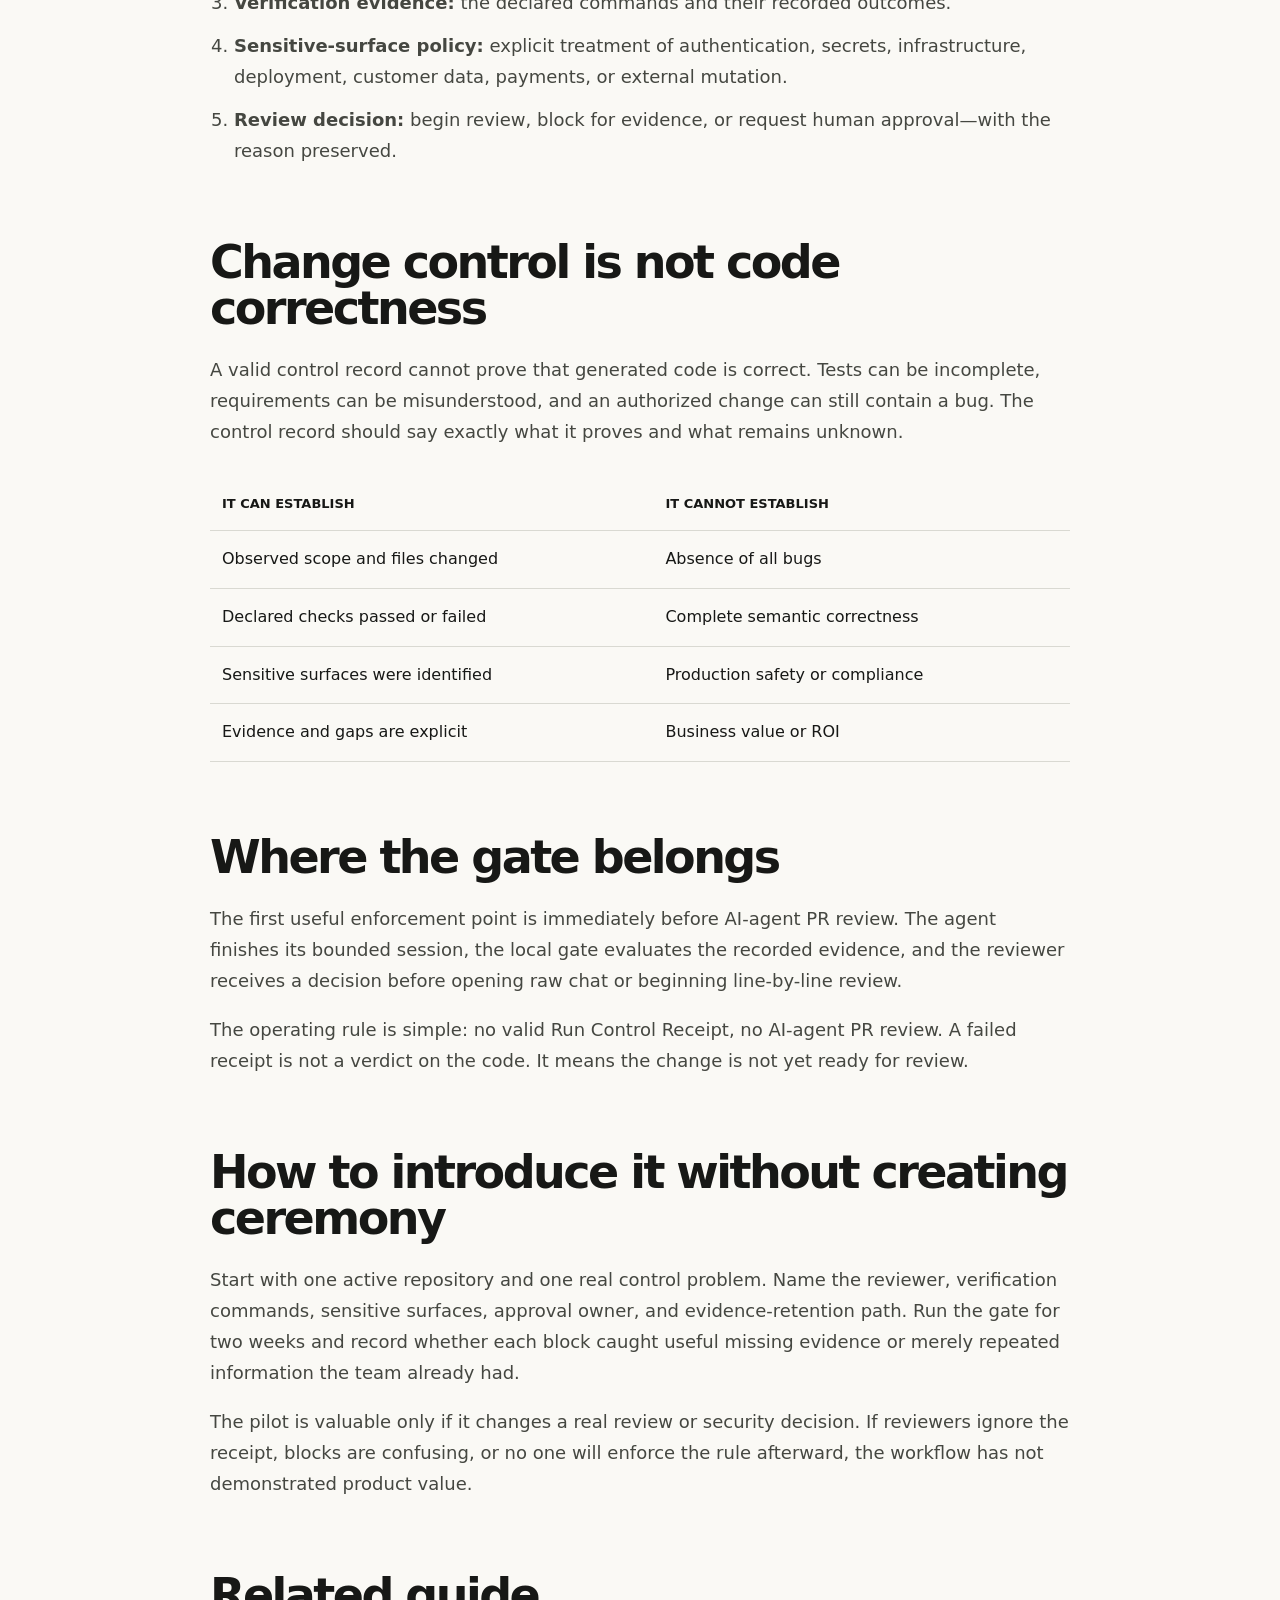
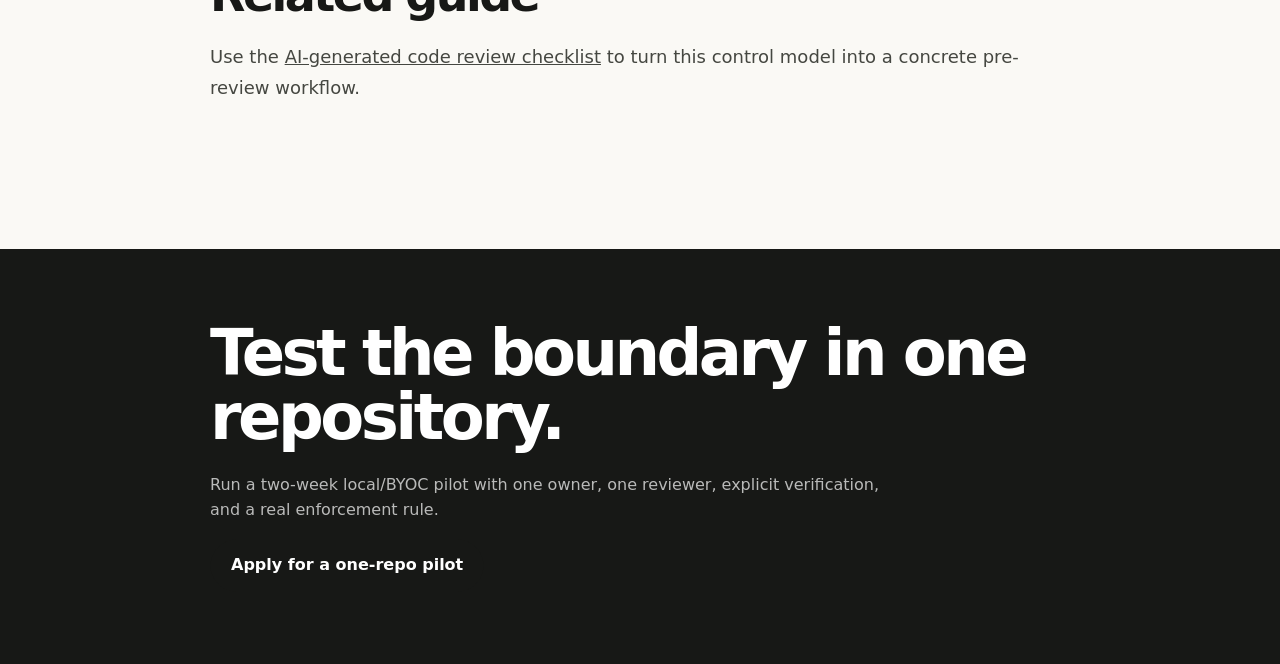
<file: guides/ai-agent-change-control/index.html>
<!doctype html>
<html lang="en">
  <head>
    <meta charset="utf-8">
    <meta name="viewport" content="width=device-width, initial-scale=1">
    <title>What Is AI-Agent Change Control? A Practical Guide | alienctl</title>
    <meta name="description" content="AI-agent change control checks scope, observed changes, verification, sensitive surfaces, and evidence before AI-generated code enters human review.">
    <meta name="robots" content="index, follow, max-image-preview:large">
    <link rel="canonical" href="https://alienctl.com/guides/ai-agent-change-control/">
    <link rel="icon" href="/favicon.svg" type="image/svg+xml">
    <link rel="stylesheet" href="/styles.css">
    <meta property="og:type" content="article">
    <meta property="og:title" content="What is AI-agent change control?">
    <meta property="og:description" content="A practical control model for AI-generated software changes before human review.">
    <meta property="og:url" content="https://alienctl.com/guides/ai-agent-change-control/">
    <script type="application/ld+json">
      {
        "@context": "https://schema.org",
        "@type": "Article",
        "headline": "What Is AI-Agent Change Control?",
        "description": "A practical control model for AI-generated software changes before human review.",
        "datePublished": "2026-07-27",
        "dateModified": "2026-07-27",
        "author": {"@type": "Organization", "@id": "https://alienctl.com/#organization", "name": "alienctl", "url": "https://alienctl.com/"},
        "publisher": {"@type": "Organization", "@id": "https://alienctl.com/#organization", "name": "alienctl", "url": "https://alienctl.com/"},
        "mainEntityOfPage": "https://alienctl.com/guides/ai-agent-change-control/"
      }
    </script>
  </head>
  <body>
    <a class="skip-link" href="#main">Skip to content</a>
    <header class="site-header">
      <a class="brand" href="/">alienctl<span aria-hidden="true">/</span></a>
      <nav class="nav" aria-label="Primary navigation">
        <a href="/#how">How it works</a>
        <a href="/#resources">Resources</a>
        <a href="/#pilot">Pilot</a>
      </nav>
      <a class="header-cta" href="/#apply">Apply for a pilot</a>
    </header>
    <main class="guide-main" id="main">
      <article>
        <header class="guide-hero">
          <p class="eyebrow">AI coding governance</p>
          <h1>What is AI-agent change control?</h1>
          <p class="hero-lede">A practical control boundary between an autonomous coding run and the moment a human reviewer is asked to trust its output.</p>
          <p class="guide-meta">By alienctl · Updated July 27, 2026 · 7-minute read</p>
        </header>
        <div class="guide-content">
          <div class="answer-box">
            <p>AI-agent change control is a pre-review workflow that checks an agent’s authorized scope, observed repository changes, declared verification, sensitive surfaces, and missing evidence before the resulting code enters human review.</p>
          </div>

          <h2>Why ordinary code review starts too late</h2>
          <p>A pull-request diff shows the resulting code. It does not reliably show what the agent was authorized to do, whether the repository was already dirty, which commands actually ran, whether sensitive files require approval, or which parts of the agent’s summary are supported by evidence.</p>
          <p>That creates a review-readiness problem. Reviewers spend their first minutes reconstructing the run instead of judging the change. Green CI helps, but it answers whether configured checks passed—not whether the work arrived with a trustworthy boundary and sufficient evidence.</p>

          <h2>The five parts of a useful control boundary</h2>
          <ol>
            <li><strong>Authorized scope:</strong> the human-approved objective and surfaces the agent may change.</li>
            <li><strong>Observed change:</strong> the repository delta attributed to the bounded session.</li>
            <li><strong>Verification evidence:</strong> the declared commands and their recorded outcomes.</li>
            <li><strong>Sensitive-surface policy:</strong> explicit treatment of authentication, secrets, infrastructure, deployment, customer data, payments, or external mutation.</li>
            <li><strong>Review decision:</strong> begin review, block for evidence, or request human approval—with the reason preserved.</li>
          </ol>

          <h2>Change control is not code correctness</h2>
          <p>A valid control record cannot prove that generated code is correct. Tests can be incomplete, requirements can be misunderstood, and an authorized change can still contain a bug. The control record should say exactly what it proves and what remains unknown.</p>
          <table class="guide-table">
            <thead><tr><th>It can establish</th><th>It cannot establish</th></tr></thead>
            <tbody>
              <tr><td>Observed scope and files changed</td><td>Absence of all bugs</td></tr>
              <tr><td>Declared checks passed or failed</td><td>Complete semantic correctness</td></tr>
              <tr><td>Sensitive surfaces were identified</td><td>Production safety or compliance</td></tr>
              <tr><td>Evidence and gaps are explicit</td><td>Business value or ROI</td></tr>
            </tbody>
          </table>

          <h2>Where the gate belongs</h2>
          <p>The first useful enforcement point is immediately before AI-agent PR review. The agent finishes its bounded session, the local gate evaluates the recorded evidence, and the reviewer receives a decision before opening raw chat or beginning line-by-line review.</p>
          <p>The operating rule is simple: no valid Run Control Receipt, no AI-agent PR review. A failed receipt is not a verdict on the code. It means the change is not yet ready for review.</p>

          <h2>How to introduce it without creating ceremony</h2>
          <p>Start with one active repository and one real control problem. Name the reviewer, verification commands, sensitive surfaces, approval owner, and evidence-retention path. Run the gate for two weeks and record whether each block caught useful missing evidence or merely repeated information the team already had.</p>
          <p>The pilot is valuable only if it changes a real review or security decision. If reviewers ignore the receipt, blocks are confusing, or no one will enforce the rule afterward, the workflow has not demonstrated product value.</p>

          <h2>Related guide</h2>
          <p>Use the <a href="/guides/review-ai-generated-code/">AI-generated code review checklist</a> to turn this control model into a concrete pre-review workflow.</p>
        </div>
      </article>
      <section class="guide-cta">
        <h2>Test the boundary in one repository.</h2>
        <p>Run a two-week local/BYOC pilot with one owner, one reviewer, explicit verification, and a real enforcement rule.</p>
        <a class="button light" href="/#apply">Apply for a one-repo pilot</a>
      </section>
    </main>
  </body>
</html>
</file>
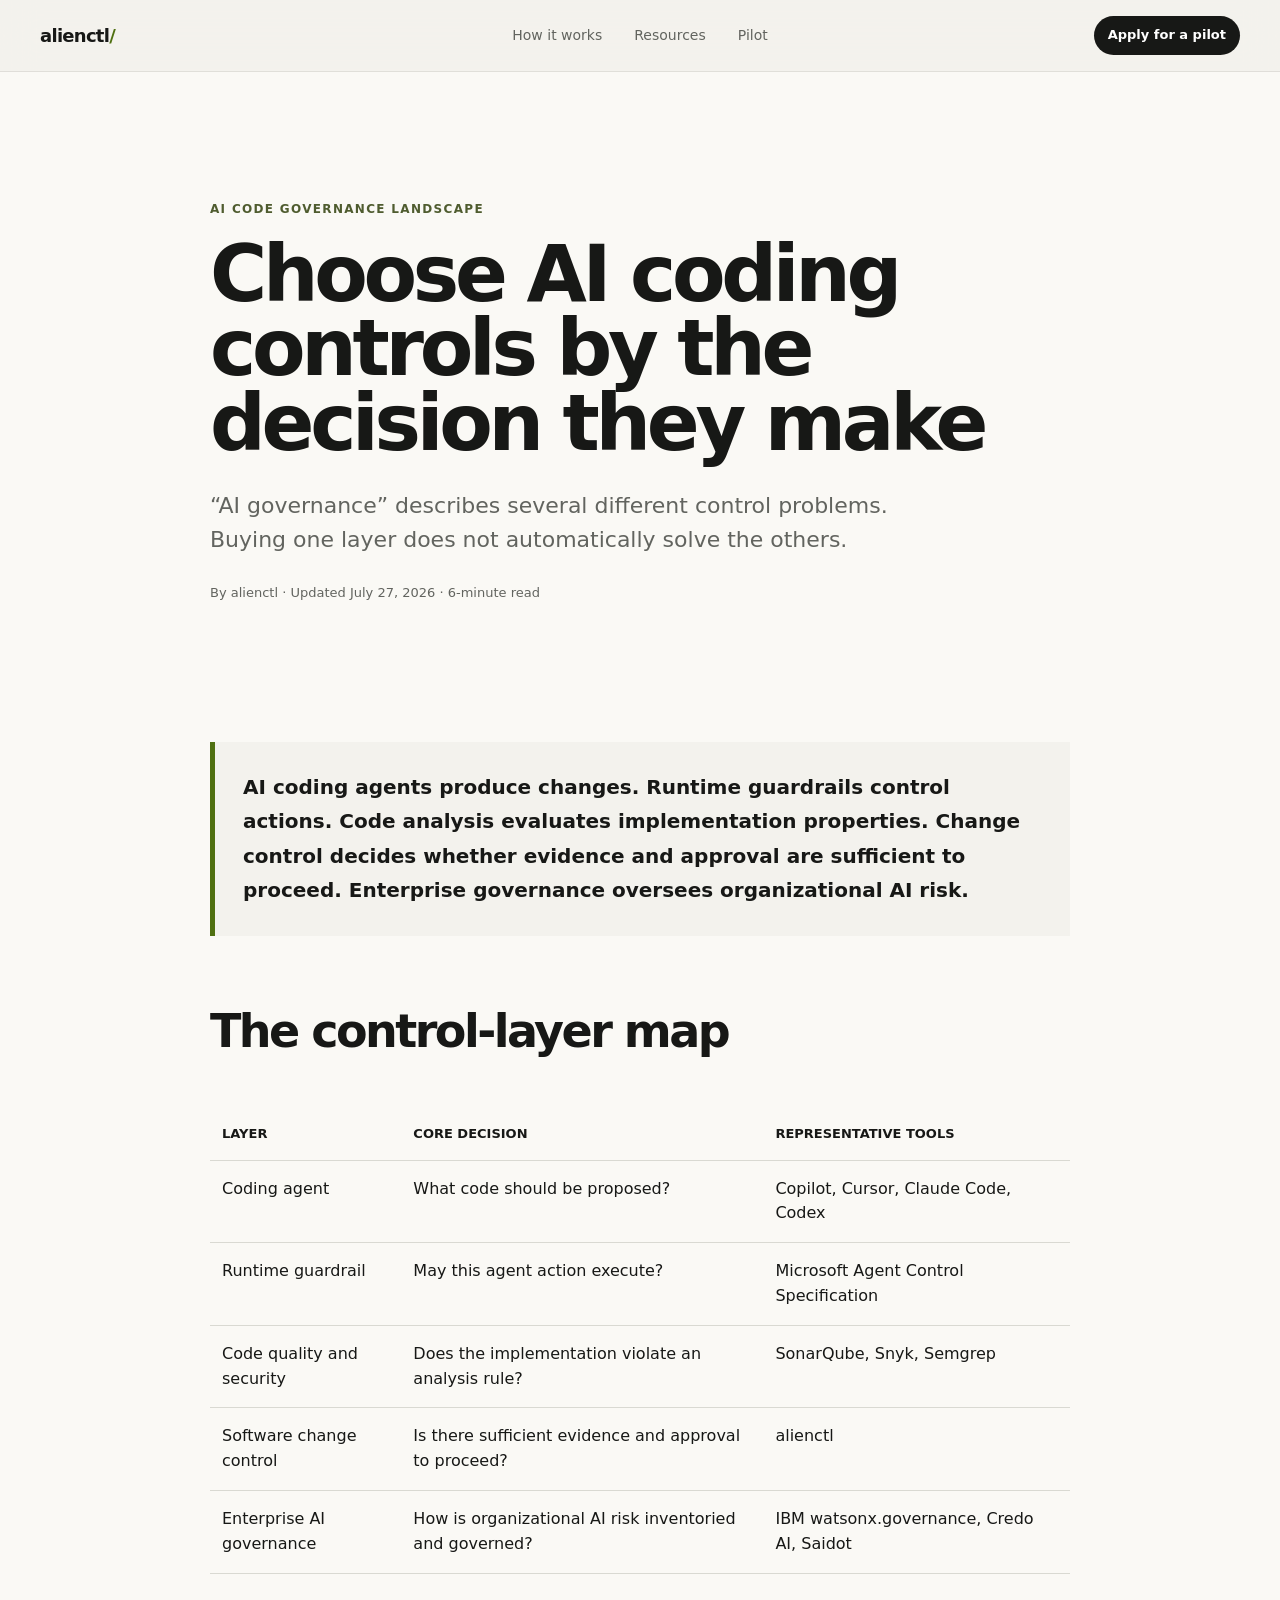
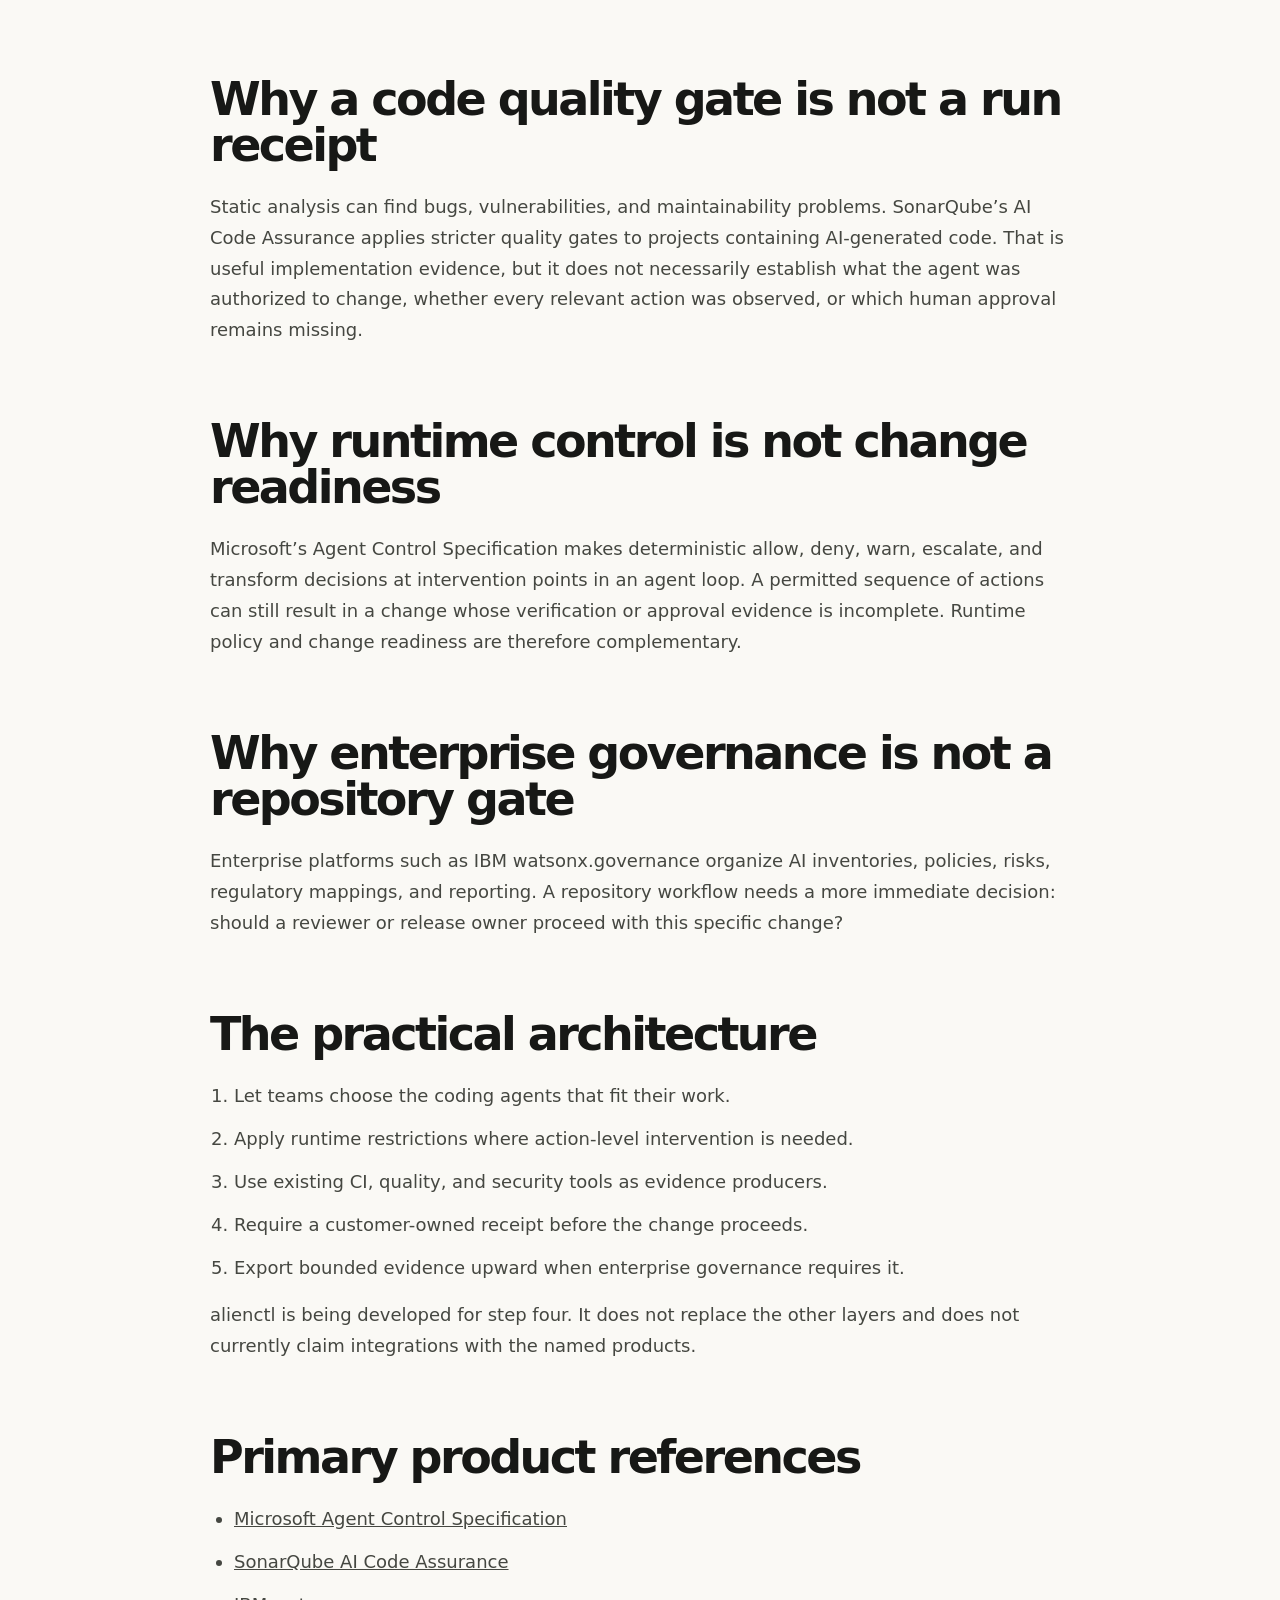
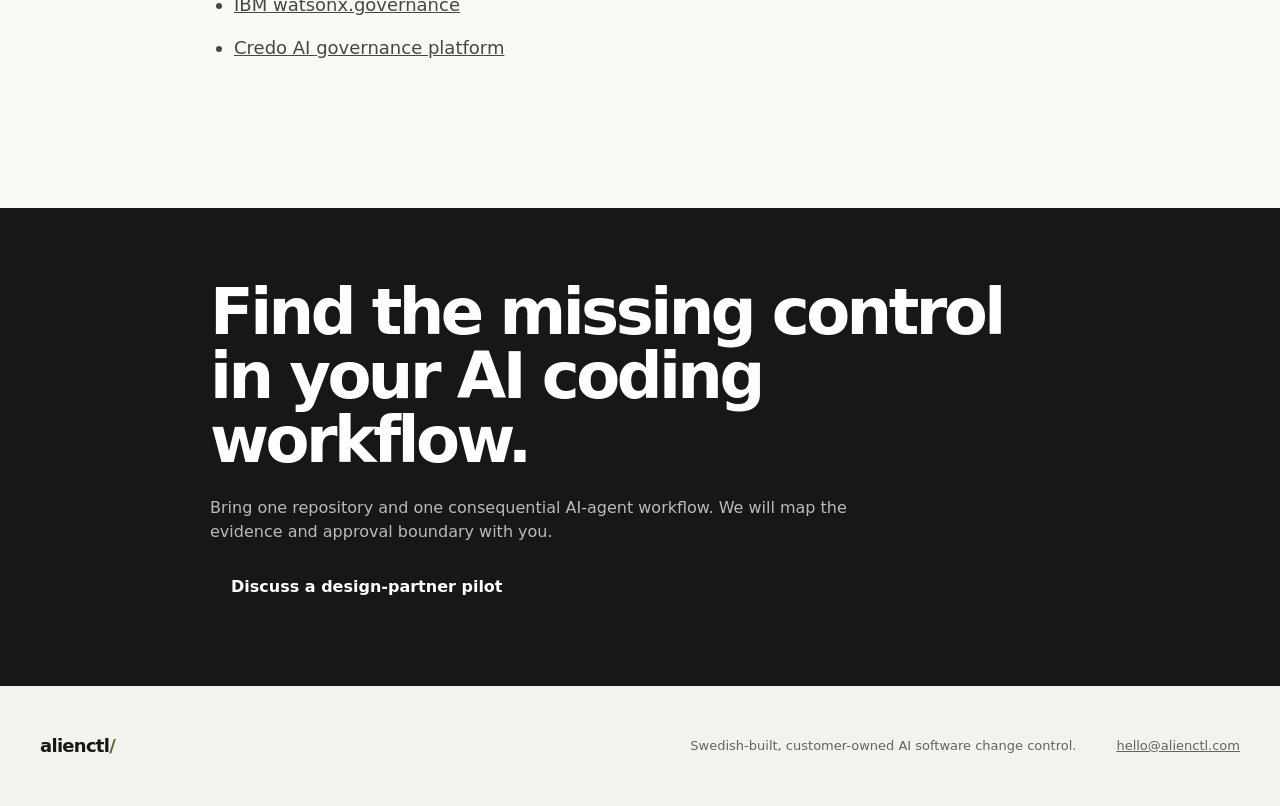
<file: guides/ai-code-governance-landscape/index.html>
<!doctype html>
<html lang="en">
  <head>
    <meta charset="utf-8">
    <meta name="viewport" content="width=device-width, initial-scale=1">
    <title>AI Code Governance Tools: The Five Control Layers | alienctl</title>
    <meta name="description" content="Compare AI coding agents, runtime guardrails, code quality tools, software change control, and enterprise AI governance by the decisions they make.">
    <meta name="robots" content="index, follow, max-image-preview:large">
    <link rel="canonical" href="https://alienctl.com/guides/ai-code-governance-landscape/">
    <link rel="icon" href="/favicon.svg" type="image/svg+xml">
    <link rel="stylesheet" href="/styles.css">
    <meta property="og:type" content="article">
    <meta property="og:title" content="AI code governance tools: understand the control layers">
    <meta property="og:description" content="Choose tools by the decision they make, not by the word governance.">
    <meta property="og:url" content="https://alienctl.com/guides/ai-code-governance-landscape/">
    <script type="application/ld+json">
      {
        "@context": "https://schema.org",
        "@type": "Article",
        "headline": "AI Code Governance Tools: The Five Control Layers",
        "description": "Compare AI coding agents, runtime guardrails, code quality tools, software change control, and enterprise AI governance.",
        "datePublished": "2026-07-27",
        "dateModified": "2026-07-27",
        "author": {"@type": "Organization", "@id": "https://alienctl.com/#organization", "name": "alienctl", "url": "https://alienctl.com/"},
        "publisher": {"@type": "Organization", "@id": "https://alienctl.com/#organization", "name": "alienctl", "url": "https://alienctl.com/"},
        "mainEntityOfPage": "https://alienctl.com/guides/ai-code-governance-landscape/"
      }
    </script>
  </head>
  <body>
    <a class="skip-link" href="#main">Skip to content</a>
    <header class="site-header">
      <a class="brand" href="/">alienctl<span aria-hidden="true">/</span></a>
      <nav class="nav" aria-label="Primary navigation">
        <a href="/#how">How it works</a>
        <a href="/#resources">Resources</a>
        <a href="/#pilot">Pilot</a>
      </nav>
      <a class="header-cta" href="/#apply">Apply for a pilot</a>
    </header>
    <main class="guide-main" id="main">
      <article>
        <header class="guide-hero">
          <p class="eyebrow">AI code governance landscape</p>
          <h1>Choose AI coding controls by the decision they make</h1>
          <p class="hero-lede">“AI governance” describes several different control problems. Buying one layer does not automatically solve the others.</p>
          <p class="guide-meta">By alienctl · Updated July 27, 2026 · 6-minute read</p>
        </header>
        <div class="guide-content">
          <div class="answer-box">
            <p>AI coding agents produce changes. Runtime guardrails control actions. Code analysis evaluates implementation properties. Change control decides whether evidence and approval are sufficient to proceed. Enterprise governance oversees organizational AI risk.</p>
          </div>

          <h2>The control-layer map</h2>
          <div class="table-scroll" role="region" aria-label="AI governance control layers" tabindex="0">
            <table class="guide-table">
              <thead>
                <tr><th>Layer</th><th>Core decision</th><th>Representative tools</th></tr>
              </thead>
              <tbody>
                <tr><td>Coding agent</td><td>What code should be proposed?</td><td>Copilot, Cursor, Claude Code, Codex</td></tr>
                <tr><td>Runtime guardrail</td><td>May this agent action execute?</td><td>Microsoft Agent Control Specification</td></tr>
                <tr><td>Code quality and security</td><td>Does the implementation violate an analysis rule?</td><td>SonarQube, Snyk, Semgrep</td></tr>
                <tr><td>Software change control</td><td>Is there sufficient evidence and approval to proceed?</td><td>alienctl</td></tr>
                <tr><td>Enterprise AI governance</td><td>How is organizational AI risk inventoried and governed?</td><td>IBM watsonx.governance, Credo AI, Saidot</td></tr>
              </tbody>
            </table>
          </div>

          <h2>Why a code quality gate is not a run receipt</h2>
          <p>
            Static analysis can find bugs, vulnerabilities, and maintainability
            problems. SonarQube’s AI Code Assurance applies stricter quality
            gates to projects containing AI-generated code. That is useful
            implementation evidence, but it does not necessarily establish what
            the agent was authorized to change, whether every relevant action was
            observed, or which human approval remains missing.
          </p>

          <h2>Why runtime control is not change readiness</h2>
          <p>
            Microsoft’s Agent Control Specification makes deterministic allow,
            deny, warn, escalate, and transform decisions at intervention points
            in an agent loop. A permitted sequence of actions can still result in
            a change whose verification or approval evidence is incomplete.
            Runtime policy and change readiness are therefore complementary.
          </p>

          <h2>Why enterprise governance is not a repository gate</h2>
          <p>
            Enterprise platforms such as IBM watsonx.governance organize AI
            inventories, policies, risks, regulatory mappings, and reporting.
            A repository workflow needs a more immediate decision: should a
            reviewer or release owner proceed with this specific change?
          </p>

          <h2>The practical architecture</h2>
          <ol>
            <li>Let teams choose the coding agents that fit their work.</li>
            <li>Apply runtime restrictions where action-level intervention is needed.</li>
            <li>Use existing CI, quality, and security tools as evidence producers.</li>
            <li>Require a customer-owned receipt before the change proceeds.</li>
            <li>Export bounded evidence upward when enterprise governance requires it.</li>
          </ol>
          <p>
            alienctl is being developed for step four. It does not replace the
            other layers and does not currently claim integrations with the
            named products.
          </p>

          <h2>Primary product references</h2>
          <ul>
            <li><a href="https://microsoft.github.io/agent-governance-toolkit/packages/agent-control-specification/">Microsoft Agent Control Specification</a></li>
            <li><a href="https://docs.sonarsource.com/sonarqube-server/2026.1/ai-capabilities/ai-code-assurance">SonarQube AI Code Assurance</a></li>
            <li><a href="https://www.ibm.com/products/watsonx-governance">IBM watsonx.governance</a></li>
            <li><a href="https://www.credo.ai/product">Credo AI governance platform</a></li>
          </ul>
        </div>
      </article>
      <section class="guide-cta">
        <h2>Find the missing control in your AI coding workflow.</h2>
        <p>Bring one repository and one consequential AI-agent workflow. We will map the evidence and approval boundary with you.</p>
        <a class="button light" href="mailto:hello@alienctl.com?subject=AI%20code%20governance%20pilot&amp;body=Company%3A%0ACountry%3A%0ARole%3A%0ACurrent%20coding%20agents%3A%0ACurrent%20quality%20and%20security%20tools%3A%0AMissing%20control%3A">Discuss a design-partner pilot</a>
      </section>
    </main>
    <footer class="site-footer">
      <a class="brand footer-brand" href="/">alienctl<span aria-hidden="true">/</span></a>
      <p>Swedish-built, customer-owned AI software change control.</p>
      <a href="mailto:hello@alienctl.com">hello@alienctl.com</a>
    </footer>
  </body>
</html>
</file>
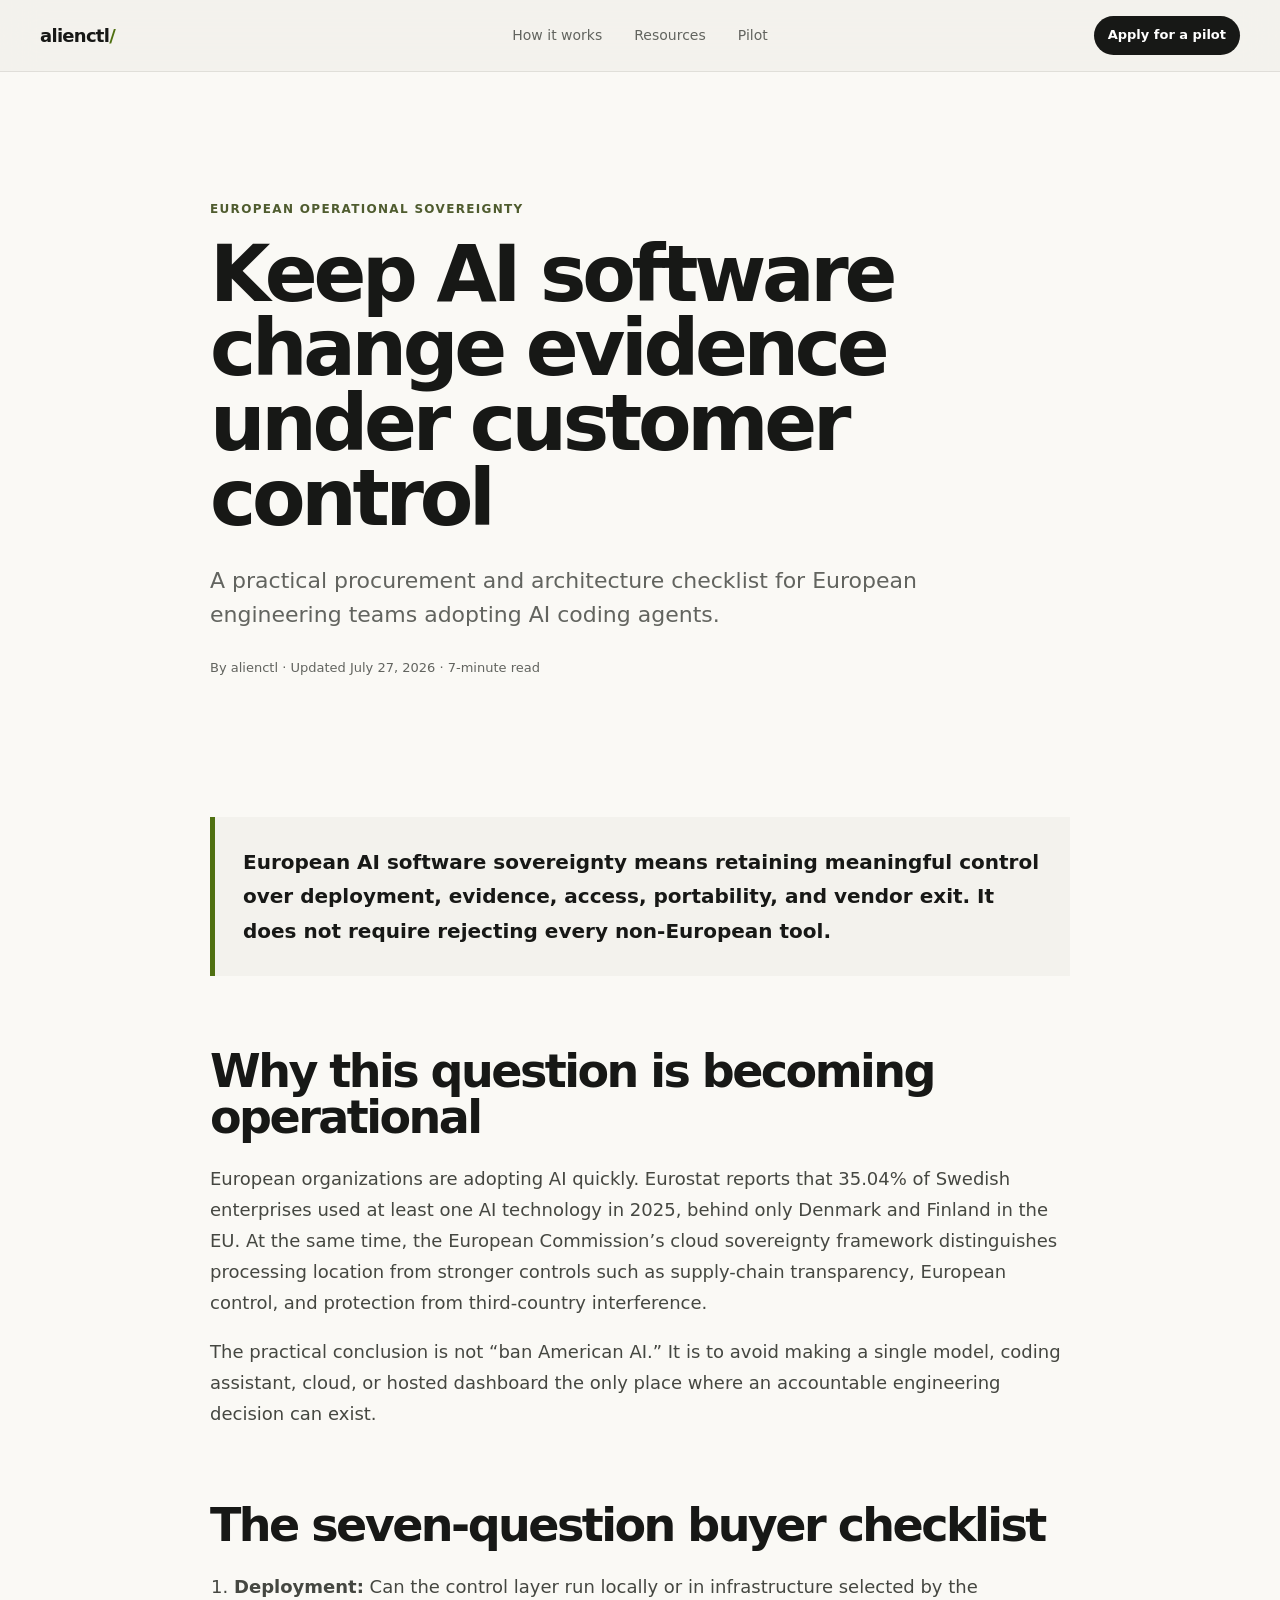
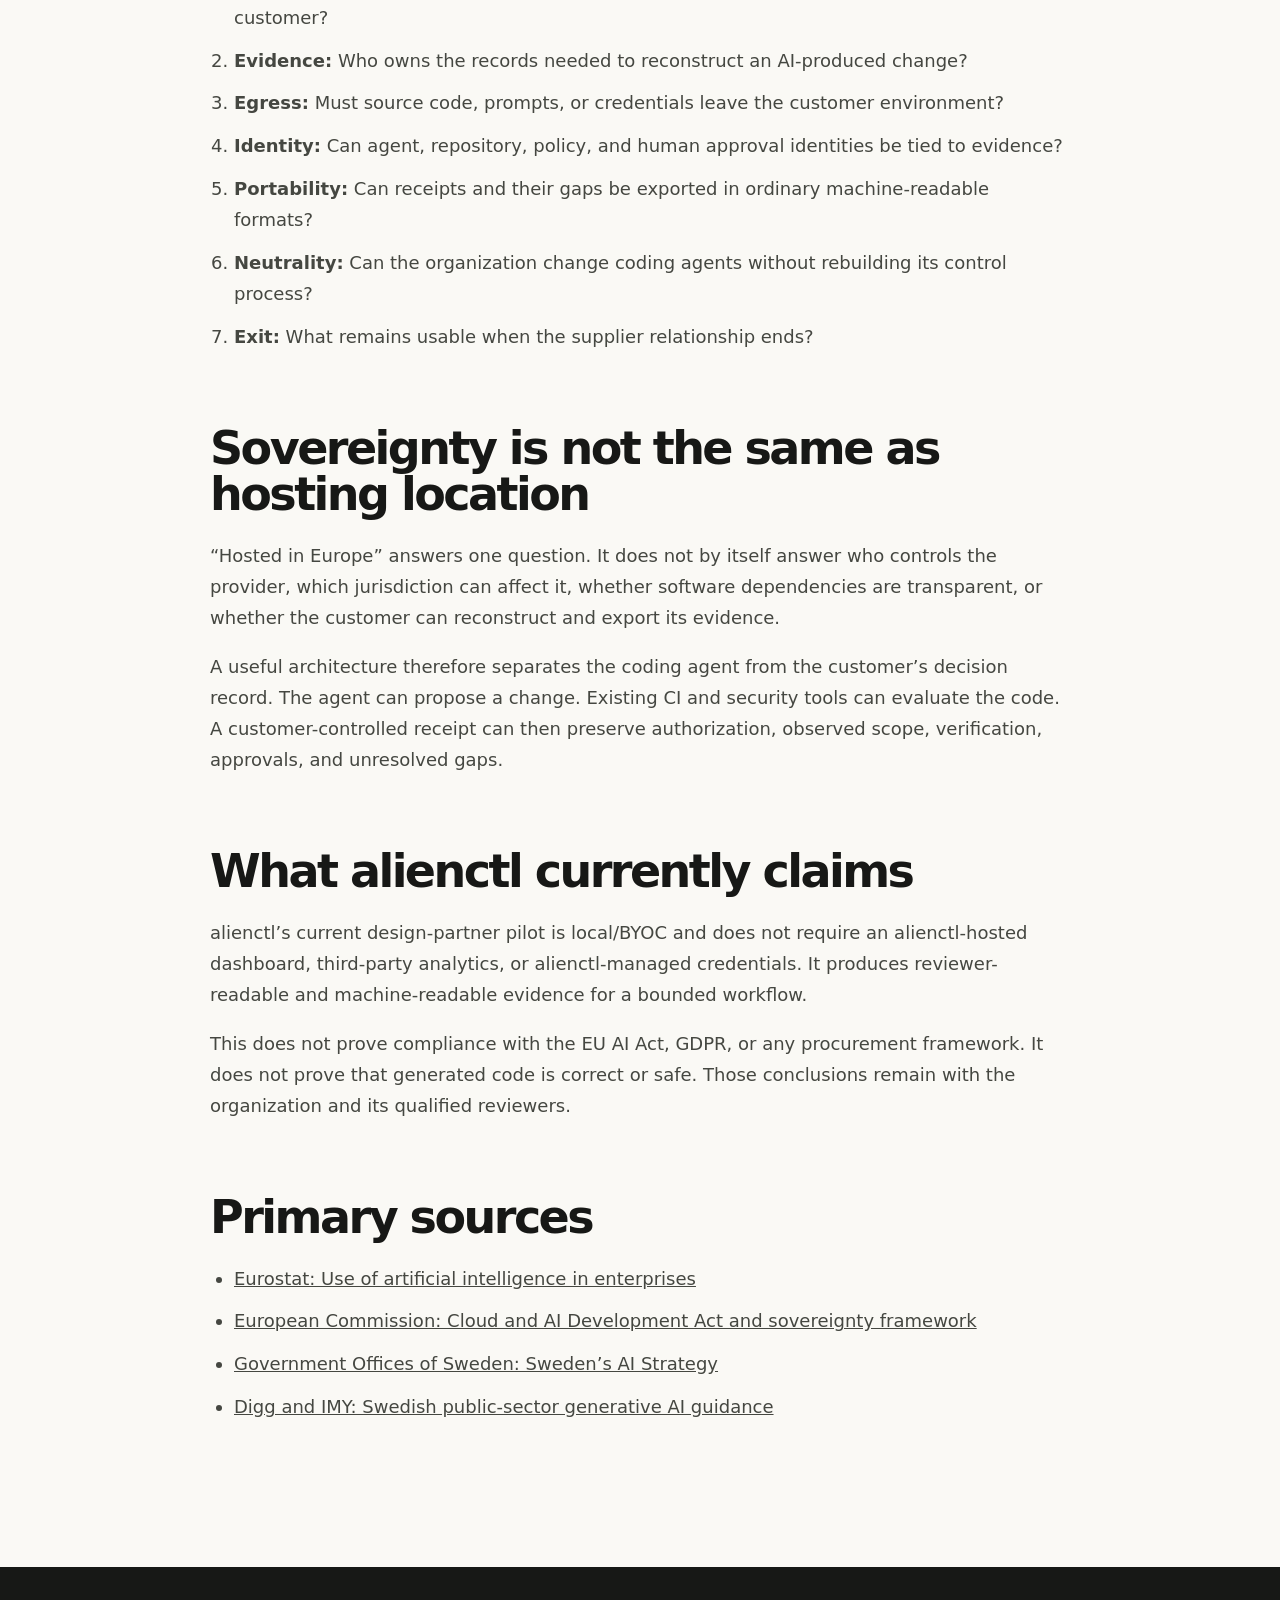
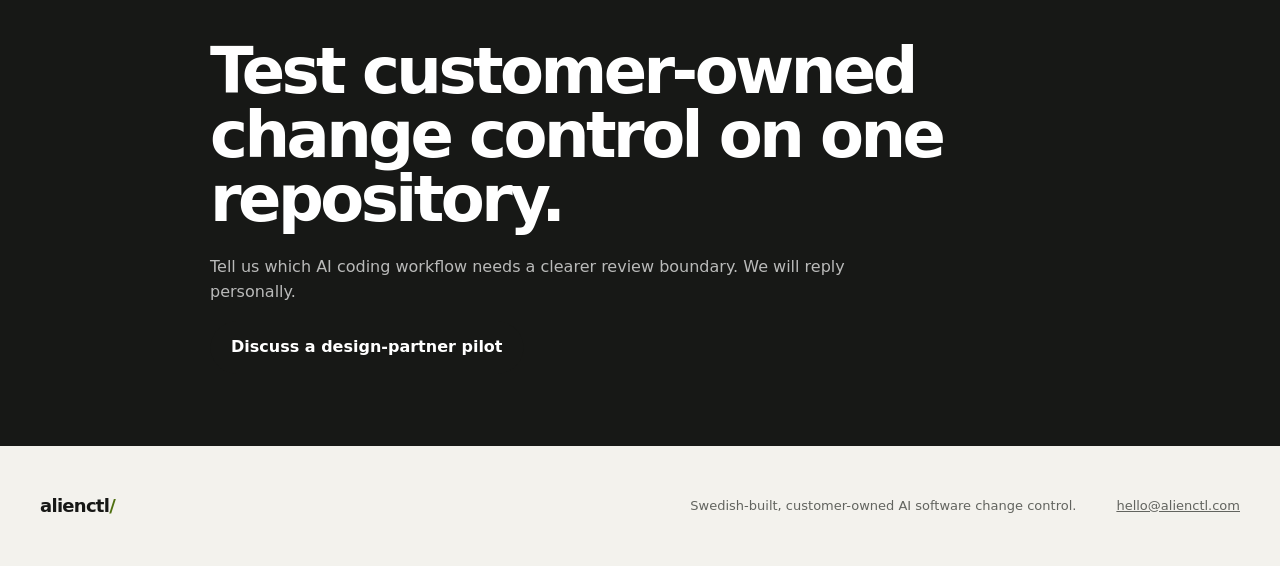
<file: guides/european-ai-software-change-control/index.html>
<!doctype html>
<html lang="en">
  <head>
    <meta charset="utf-8">
    <meta name="viewport" content="width=device-width, initial-scale=1">
    <title>European AI Software Change Control: Buyer Checklist | alienctl</title>
    <meta name="description" content="A practical European buyer checklist for keeping AI coding evidence, review decisions, deployment choices, and exit paths under customer control.">
    <meta name="robots" content="index, follow, max-image-preview:large">
    <link rel="canonical" href="https://alienctl.com/guides/european-ai-software-change-control/">
    <link rel="icon" href="/favicon.svg" type="image/svg+xml">
    <link rel="stylesheet" href="/styles.css">
    <meta property="og:type" content="article">
    <meta property="og:title" content="European AI software change control: a buyer checklist">
    <meta property="og:description" content="Keep AI-produced software change evidence and decisions under customer control.">
    <meta property="og:url" content="https://alienctl.com/guides/european-ai-software-change-control/">
    <script type="application/ld+json">
      {
        "@context": "https://schema.org",
        "@type": "Article",
        "headline": "European AI Software Change Control: A Buyer Checklist",
        "description": "A practical European buyer checklist for keeping AI-produced software change evidence and decisions under customer control.",
        "datePublished": "2026-07-27",
        "dateModified": "2026-07-27",
        "author": {"@type": "Organization", "@id": "https://alienctl.com/#organization", "name": "alienctl", "url": "https://alienctl.com/"},
        "publisher": {"@type": "Organization", "@id": "https://alienctl.com/#organization", "name": "alienctl", "url": "https://alienctl.com/"},
        "mainEntityOfPage": "https://alienctl.com/guides/european-ai-software-change-control/"
      }
    </script>
  </head>
  <body>
    <a class="skip-link" href="#main">Skip to content</a>
    <header class="site-header">
      <a class="brand" href="/">alienctl<span aria-hidden="true">/</span></a>
      <nav class="nav" aria-label="Primary navigation">
        <a href="/#how">How it works</a>
        <a href="/#resources">Resources</a>
        <a href="/#pilot">Pilot</a>
      </nav>
      <a class="header-cta" href="/#apply">Apply for a pilot</a>
    </header>
    <main class="guide-main" id="main">
      <article>
        <header class="guide-hero">
          <p class="eyebrow">European operational sovereignty</p>
          <h1>Keep AI software change evidence under customer control</h1>
          <p class="hero-lede">A practical procurement and architecture checklist for European engineering teams adopting AI coding agents.</p>
          <p class="guide-meta">By alienctl · Updated July 27, 2026 · 7-minute read</p>
        </header>
        <div class="guide-content">
          <div class="answer-box">
            <p>European AI software sovereignty means retaining meaningful control over deployment, evidence, access, portability, and vendor exit. It does not require rejecting every non-European tool.</p>
          </div>

          <h2>Why this question is becoming operational</h2>
          <p>
            European organizations are adopting AI quickly. Eurostat reports that
            35.04% of Swedish enterprises used at least one AI technology in 2025,
            behind only Denmark and Finland in the EU. At the same time, the
            European Commission’s cloud sovereignty framework distinguishes
            processing location from stronger controls such as supply-chain
            transparency, European control, and protection from third-country
            interference.
          </p>
          <p>
            The practical conclusion is not “ban American AI.” It is to avoid
            making a single model, coding assistant, cloud, or hosted dashboard
            the only place where an accountable engineering decision can exist.
          </p>

          <h2>The seven-question buyer checklist</h2>
          <ol>
            <li><strong>Deployment:</strong> Can the control layer run locally or in infrastructure selected by the customer?</li>
            <li><strong>Evidence:</strong> Who owns the records needed to reconstruct an AI-produced change?</li>
            <li><strong>Egress:</strong> Must source code, prompts, or credentials leave the customer environment?</li>
            <li><strong>Identity:</strong> Can agent, repository, policy, and human approval identities be tied to evidence?</li>
            <li><strong>Portability:</strong> Can receipts and their gaps be exported in ordinary machine-readable formats?</li>
            <li><strong>Neutrality:</strong> Can the organization change coding agents without rebuilding its control process?</li>
            <li><strong>Exit:</strong> What remains usable when the supplier relationship ends?</li>
          </ol>

          <h2>Sovereignty is not the same as hosting location</h2>
          <p>
            “Hosted in Europe” answers one question. It does not by itself answer
            who controls the provider, which jurisdiction can affect it, whether
            software dependencies are transparent, or whether the customer can
            reconstruct and export its evidence.
          </p>
          <p>
            A useful architecture therefore separates the coding agent from the
            customer’s decision record. The agent can propose a change. Existing
            CI and security tools can evaluate the code. A customer-controlled
            receipt can then preserve authorization, observed scope, verification,
            approvals, and unresolved gaps.
          </p>

          <h2>What alienctl currently claims</h2>
          <p>
            alienctl’s current design-partner pilot is local/BYOC and does not
            require an alienctl-hosted dashboard, third-party analytics, or
            alienctl-managed credentials. It produces reviewer-readable and
            machine-readable evidence for a bounded workflow.
          </p>
          <p>
            This does not prove compliance with the EU AI Act, GDPR, or any
            procurement framework. It does not prove that generated code is
            correct or safe. Those conclusions remain with the organization and
            its qualified reviewers.
          </p>

          <h2>Primary sources</h2>
          <ul>
            <li><a href="https://ec.europa.eu/eurostat/statistics-explained/SEPDF/cache/106920.pdf">Eurostat: Use of artificial intelligence in enterprises</a></li>
            <li><a href="https://digital-strategy.ec.europa.eu/en/policies/cloud-and-ai-development-act">European Commission: Cloud and AI Development Act and sovereignty framework</a></li>
            <li><a href="https://www.government.se/information-material/2026/02/swedens-ai-strategy/">Government Offices of Sweden: Sweden’s AI Strategy</a></li>
            <li><a href="https://www.digg.se/analys-och-uppfoljning/publikationer/publikationer/2025-01-20-slutredovisning-digg-och-imy-uppdrag-att-ta-fram-riktlinjer-for-anvandningen-av-generativ-artificiell-intelligens-inom-den-offentliga-forvaltningen">Digg and IMY: Swedish public-sector generative AI guidance</a></li>
          </ul>
        </div>
      </article>
      <section class="guide-cta">
        <h2>Test customer-owned change control on one repository.</h2>
        <p>Tell us which AI coding workflow needs a clearer review boundary. We will reply personally.</p>
        <a class="button light" href="mailto:hello@alienctl.com?subject=European%20AI%20change-control%20pilot&amp;body=Company%3A%0ACountry%3A%0ARole%3A%0AAI%20coding%20tools%3A%0ADeployment%20or%20sovereignty%20requirement%3A%0AMain%20review%20problem%3A">Discuss a design-partner pilot</a>
      </section>
    </main>
    <footer class="site-footer">
      <a class="brand footer-brand" href="/">alienctl<span aria-hidden="true">/</span></a>
      <p>Swedish-built, customer-owned AI software change control.</p>
      <a href="mailto:hello@alienctl.com">hello@alienctl.com</a>
    </footer>
  </body>
</html>
</file>
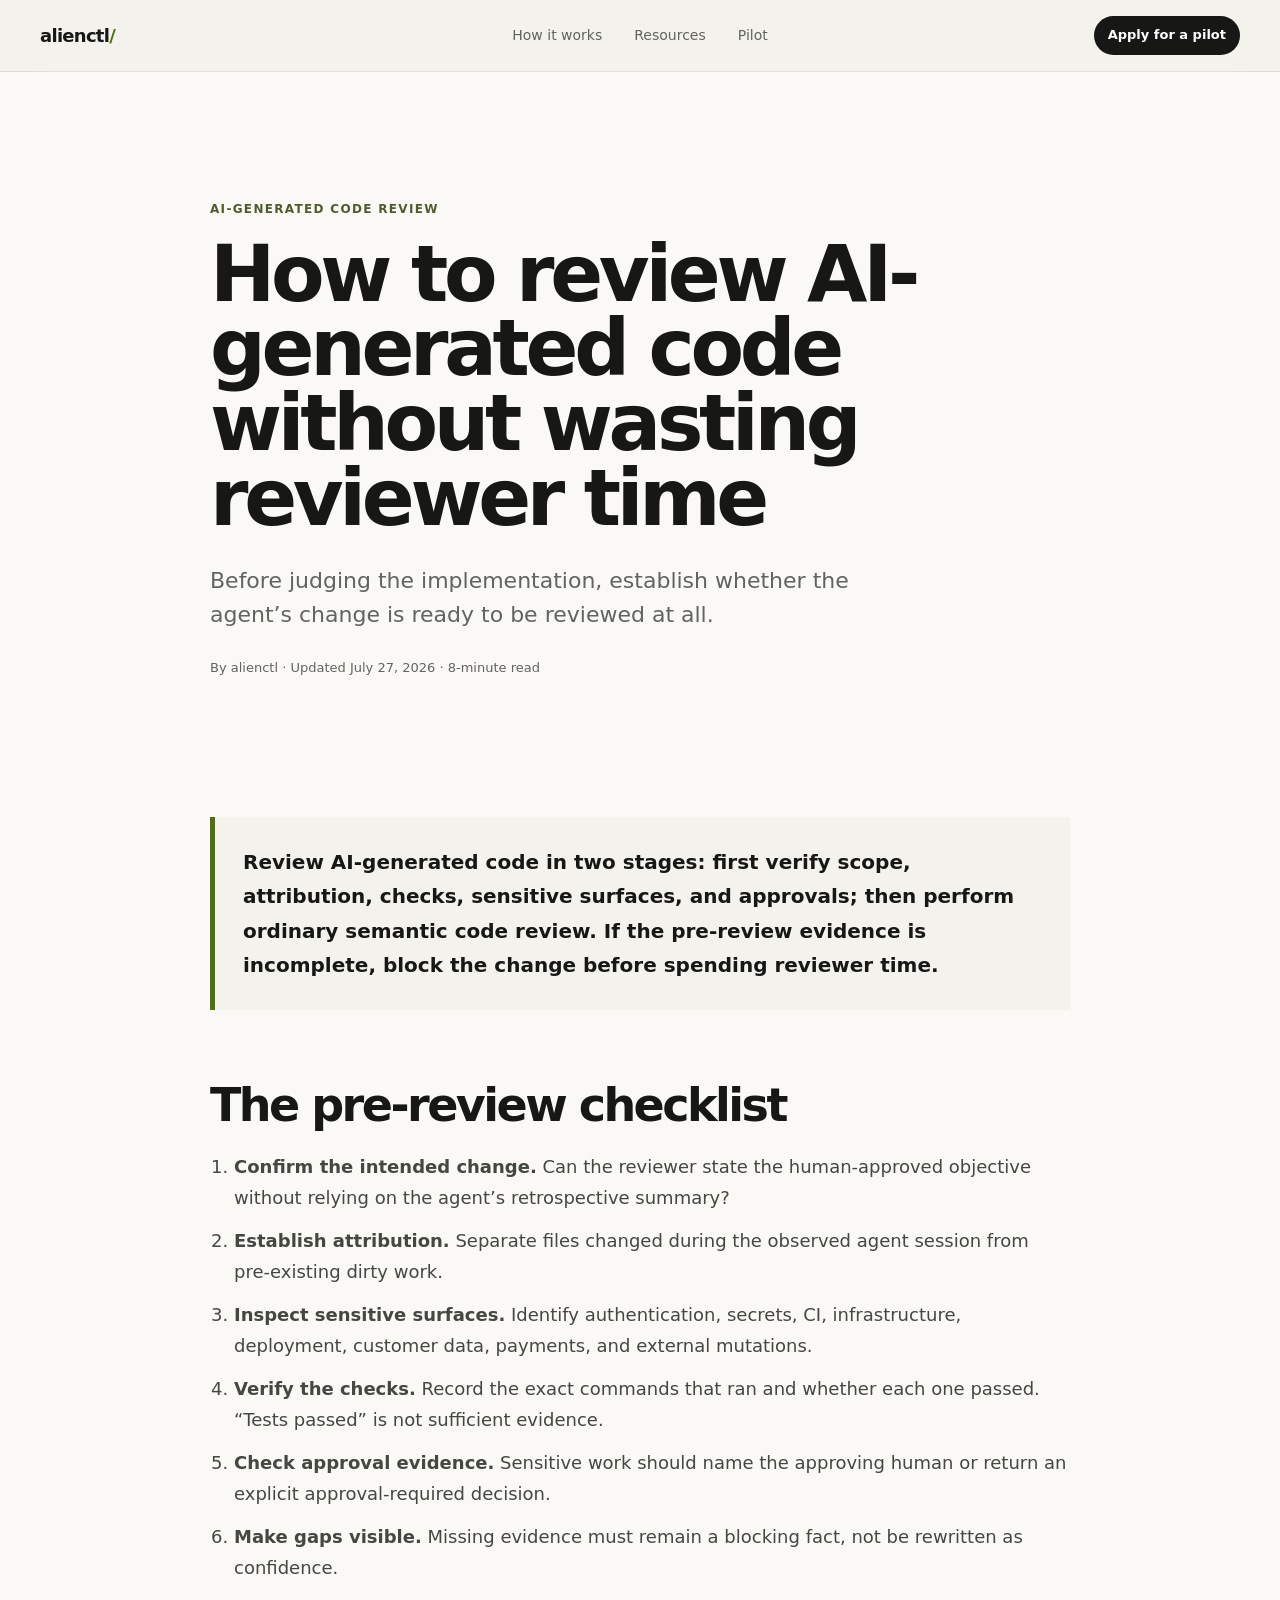
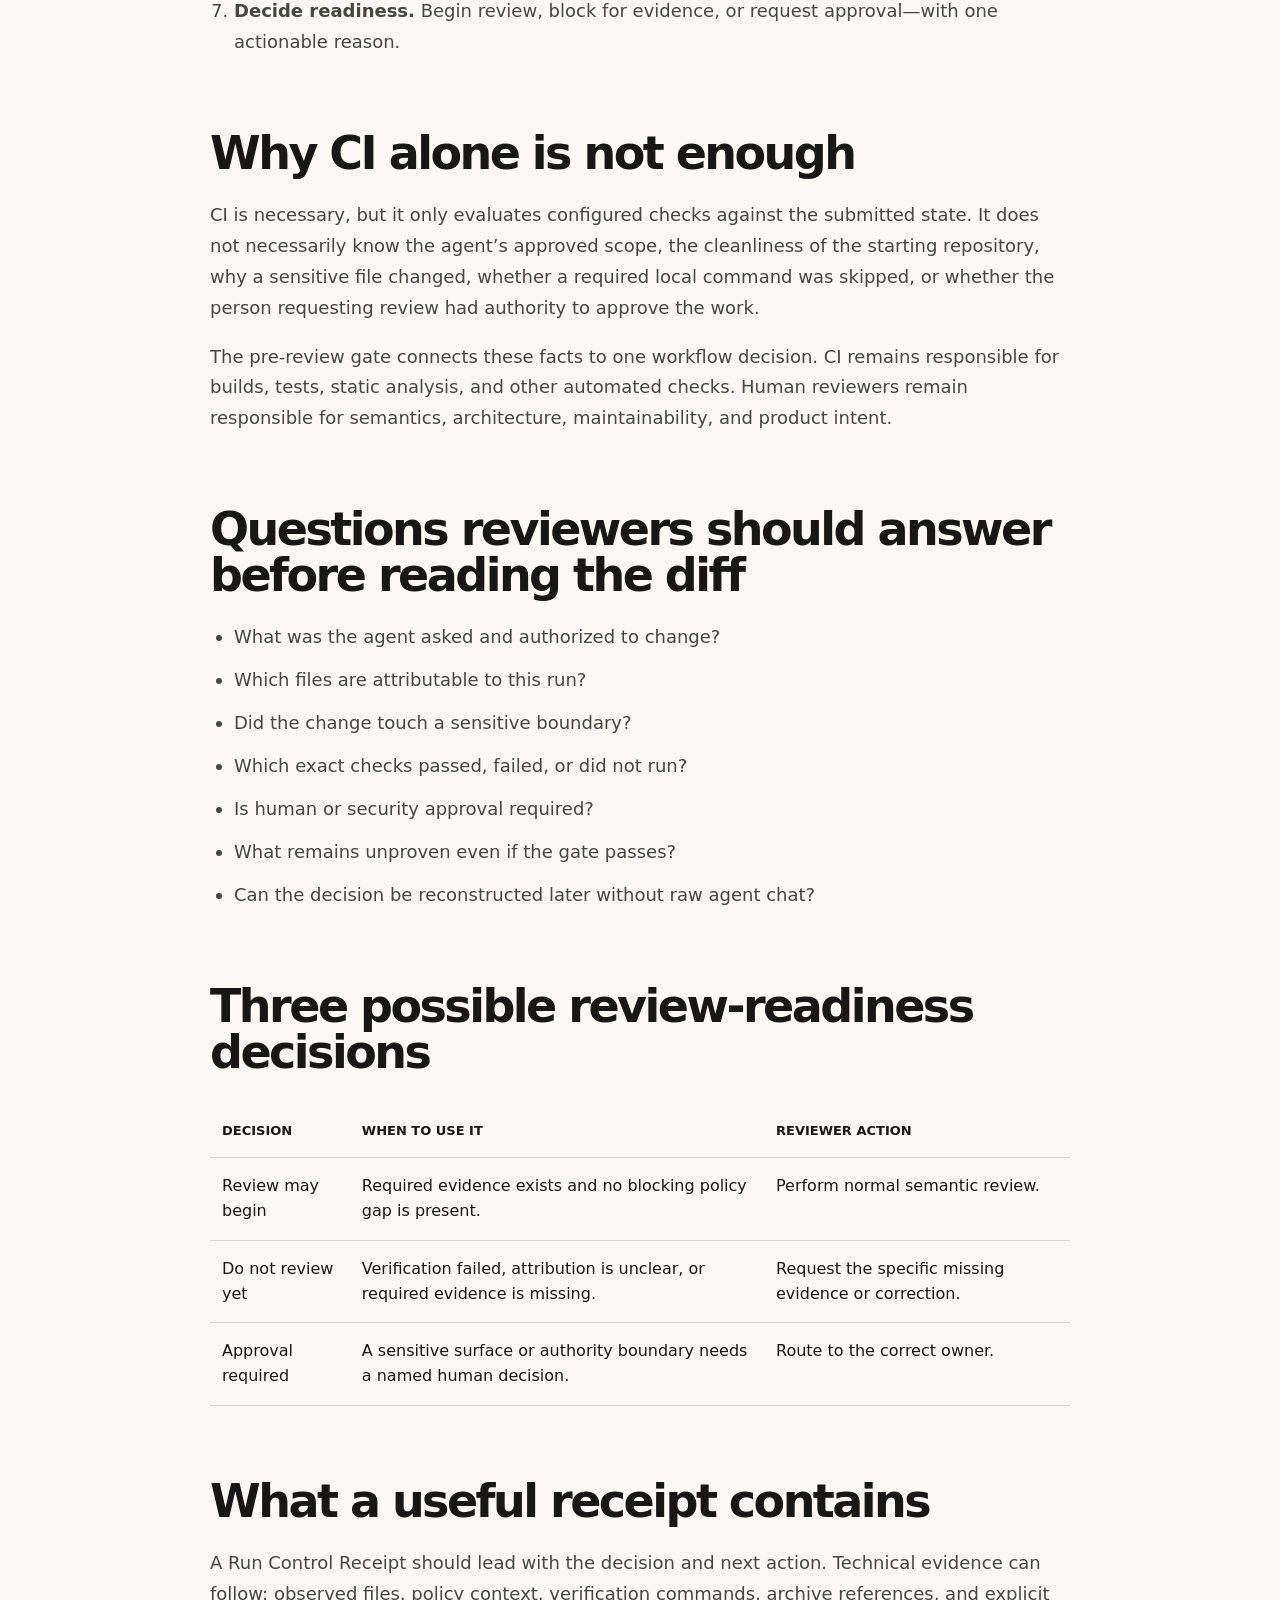
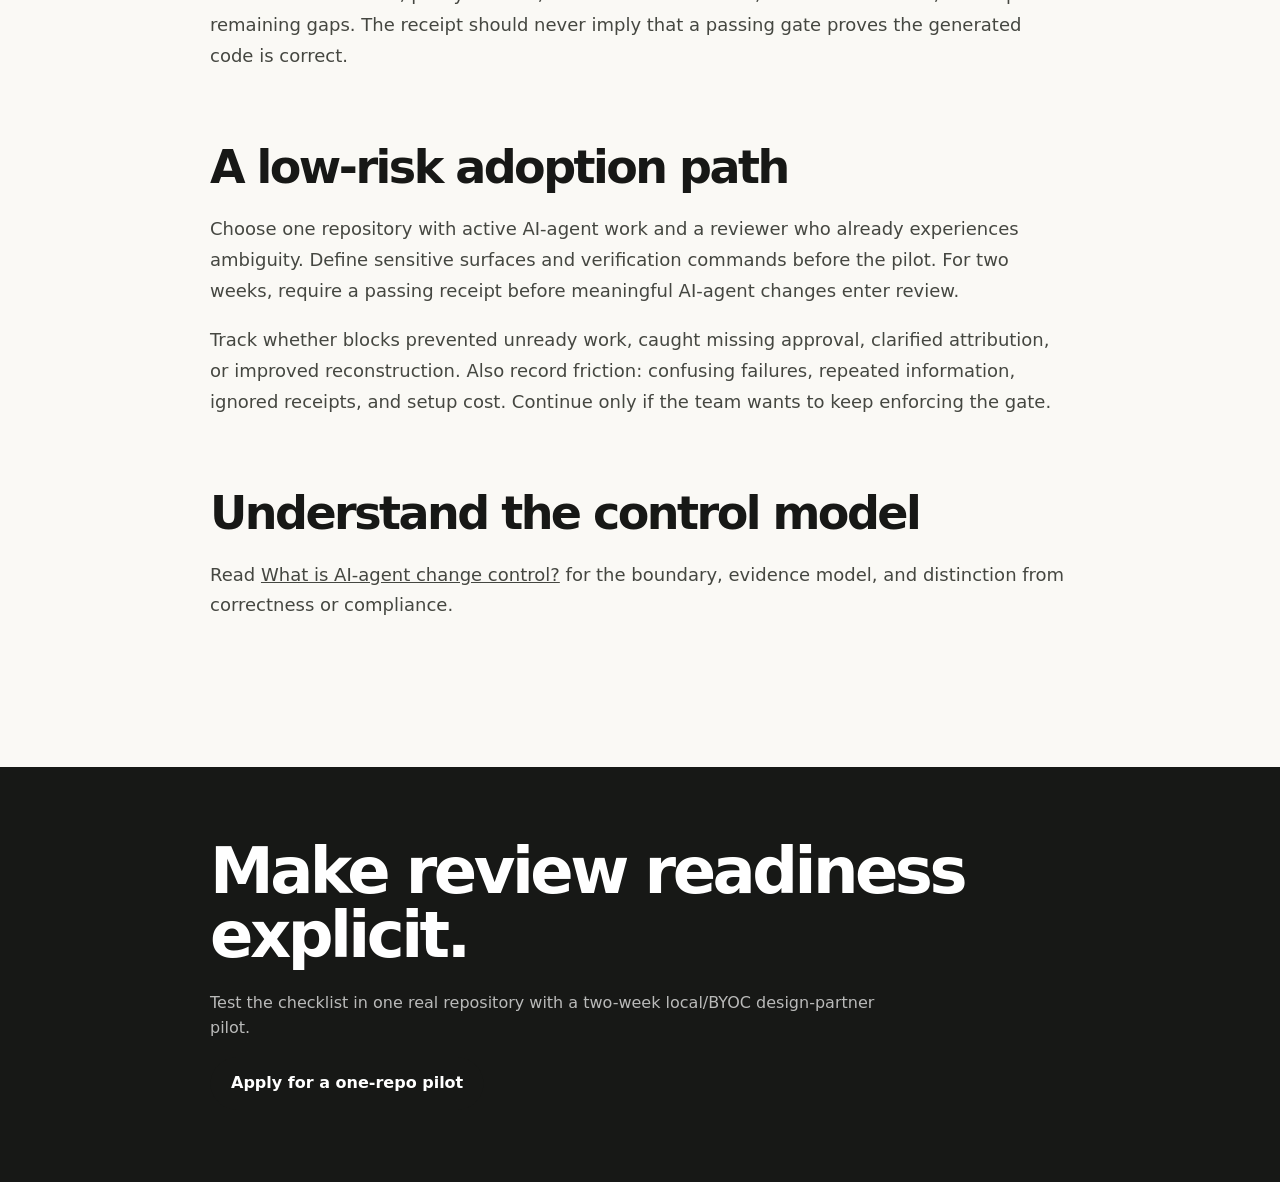
<file: guides/review-ai-generated-code/index.html>
<!doctype html>
<html lang="en">
  <head>
    <meta charset="utf-8">
    <meta name="viewport" content="width=device-width, initial-scale=1">
    <title>How to Review AI-Generated Code: Pre-Review Checklist | alienctl</title>
    <meta name="description" content="A practical checklist for reviewing AI-generated code: establish scope, attribution, verification, sensitive surfaces, approvals, and explicit evidence gaps first.">
    <meta name="robots" content="index, follow, max-image-preview:large">
    <link rel="canonical" href="https://alienctl.com/guides/review-ai-generated-code/">
    <link rel="icon" href="/favicon.svg" type="image/svg+xml">
    <link rel="stylesheet" href="/styles.css">
    <meta property="og:type" content="article">
    <meta property="og:title" content="How to review AI-generated code without wasting reviewer time">
    <meta property="og:description" content="A practical pre-review workflow for AI-generated pull requests.">
    <meta property="og:url" content="https://alienctl.com/guides/review-ai-generated-code/">
    <script type="application/ld+json">
      {
        "@context": "https://schema.org",
        "@type": "Article",
        "headline": "How to Review AI-Generated Code Without Wasting Reviewer Time",
        "description": "A practical pre-review workflow for AI-generated pull requests.",
        "datePublished": "2026-07-27",
        "dateModified": "2026-07-27",
        "author": {"@type": "Organization", "@id": "https://alienctl.com/#organization", "name": "alienctl", "url": "https://alienctl.com/"},
        "publisher": {"@type": "Organization", "@id": "https://alienctl.com/#organization", "name": "alienctl", "url": "https://alienctl.com/"},
        "mainEntityOfPage": "https://alienctl.com/guides/review-ai-generated-code/"
      }
    </script>
  </head>
  <body>
    <a class="skip-link" href="#main">Skip to content</a>
    <header class="site-header">
      <a class="brand" href="/">alienctl<span aria-hidden="true">/</span></a>
      <nav class="nav" aria-label="Primary navigation">
        <a href="/#how">How it works</a>
        <a href="/#resources">Resources</a>
        <a href="/#pilot">Pilot</a>
      </nav>
      <a class="header-cta" href="/#apply">Apply for a pilot</a>
    </header>
    <main class="guide-main" id="main">
      <article>
        <header class="guide-hero">
          <p class="eyebrow">AI-generated code review</p>
          <h1>How to review AI-generated code without wasting reviewer time</h1>
          <p class="hero-lede">Before judging the implementation, establish whether the agent’s change is ready to be reviewed at all.</p>
          <p class="guide-meta">By alienctl · Updated July 27, 2026 · 8-minute read</p>
        </header>
        <div class="guide-content">
          <div class="answer-box">
            <p>Review AI-generated code in two stages: first verify scope, attribution, checks, sensitive surfaces, and approvals; then perform ordinary semantic code review. If the pre-review evidence is incomplete, block the change before spending reviewer time.</p>
          </div>

          <h2>The pre-review checklist</h2>
          <ol>
            <li><strong>Confirm the intended change.</strong> Can the reviewer state the human-approved objective without relying on the agent’s retrospective summary?</li>
            <li><strong>Establish attribution.</strong> Separate files changed during the observed agent session from pre-existing dirty work.</li>
            <li><strong>Inspect sensitive surfaces.</strong> Identify authentication, secrets, CI, infrastructure, deployment, customer data, payments, and external mutations.</li>
            <li><strong>Verify the checks.</strong> Record the exact commands that ran and whether each one passed. “Tests passed” is not sufficient evidence.</li>
            <li><strong>Check approval evidence.</strong> Sensitive work should name the approving human or return an explicit approval-required decision.</li>
            <li><strong>Make gaps visible.</strong> Missing evidence must remain a blocking fact, not be rewritten as confidence.</li>
            <li><strong>Decide readiness.</strong> Begin review, block for evidence, or request approval—with one actionable reason.</li>
          </ol>

          <h2>Why CI alone is not enough</h2>
          <p>CI is necessary, but it only evaluates configured checks against the submitted state. It does not necessarily know the agent’s approved scope, the cleanliness of the starting repository, why a sensitive file changed, whether a required local command was skipped, or whether the person requesting review had authority to approve the work.</p>
          <p>The pre-review gate connects these facts to one workflow decision. CI remains responsible for builds, tests, static analysis, and other automated checks. Human reviewers remain responsible for semantics, architecture, maintainability, and product intent.</p>

          <h2>Questions reviewers should answer before reading the diff</h2>
          <ul>
            <li>What was the agent asked and authorized to change?</li>
            <li>Which files are attributable to this run?</li>
            <li>Did the change touch a sensitive boundary?</li>
            <li>Which exact checks passed, failed, or did not run?</li>
            <li>Is human or security approval required?</li>
            <li>What remains unproven even if the gate passes?</li>
            <li>Can the decision be reconstructed later without raw agent chat?</li>
          </ul>

          <h2>Three possible review-readiness decisions</h2>
          <table class="guide-table">
            <thead><tr><th>Decision</th><th>When to use it</th><th>Reviewer action</th></tr></thead>
            <tbody>
              <tr><td>Review may begin</td><td>Required evidence exists and no blocking policy gap is present.</td><td>Perform normal semantic review.</td></tr>
              <tr><td>Do not review yet</td><td>Verification failed, attribution is unclear, or required evidence is missing.</td><td>Request the specific missing evidence or correction.</td></tr>
              <tr><td>Approval required</td><td>A sensitive surface or authority boundary needs a named human decision.</td><td>Route to the correct owner.</td></tr>
            </tbody>
          </table>

          <h2>What a useful receipt contains</h2>
          <p>A Run Control Receipt should lead with the decision and next action. Technical evidence can follow: observed files, policy context, verification commands, archive references, and explicit remaining gaps. The receipt should never imply that a passing gate proves the generated code is correct.</p>

          <h2>A low-risk adoption path</h2>
          <p>Choose one repository with active AI-agent work and a reviewer who already experiences ambiguity. Define sensitive surfaces and verification commands before the pilot. For two weeks, require a passing receipt before meaningful AI-agent changes enter review.</p>
          <p>Track whether blocks prevented unready work, caught missing approval, clarified attribution, or improved reconstruction. Also record friction: confusing failures, repeated information, ignored receipts, and setup cost. Continue only if the team wants to keep enforcing the gate.</p>

          <h2>Understand the control model</h2>
          <p>Read <a href="/guides/ai-agent-change-control/">What is AI-agent change control?</a> for the boundary, evidence model, and distinction from correctness or compliance.</p>
        </div>
      </article>
      <section class="guide-cta">
        <h2>Make review readiness explicit.</h2>
        <p>Test the checklist in one real repository with a two-week local/BYOC design-partner pilot.</p>
        <a class="button light" href="/#apply">Apply for a one-repo pilot</a>
      </section>
    </main>
  </body>
</html>
</file>
<file: styles.css>
:root {
  color-scheme: light;
  --ink: #171816;
  --muted: #62645f;
  --line: #d9d9d2;
  --paper: #f3f2ed;
  --surface: #faf9f5;
  --white: #ffffff;
  --signal: #c7ff54;
  --signal-dark: #4f7011;
  --danger: #bd4635;
  --radius: 18px;
  --content: 1200px;
}

* {
  box-sizing: border-box;
}

html {
  scroll-behavior: smooth;
}

body {
  margin: 0;
  background: var(--paper);
  color: var(--ink);
  font-family:
    Inter, ui-sans-serif, system-ui, -apple-system, BlinkMacSystemFont, "Segoe UI",
    sans-serif;
  font-size: 16px;
  line-height: 1.55;
  text-rendering: optimizeLegibility;
}

a {
  color: inherit;
}

button,
a {
  -webkit-tap-highlight-color: transparent;
}

:focus-visible {
  outline: 3px solid var(--signal-dark);
  outline-offset: 4px;
}

.skip-link {
  position: fixed;
  top: 12px;
  left: 12px;
  z-index: 100;
  padding: 10px 14px;
  border-radius: 6px;
  background: var(--ink);
  color: var(--white);
  transform: translateY(-160%);
}

.skip-link:focus {
  transform: translateY(0);
}

.site-header {
  position: sticky;
  top: 0;
  z-index: 20;
  display: grid;
  grid-template-columns: 1fr auto 1fr;
  align-items: center;
  gap: 32px;
  min-height: 72px;
  padding: 12px max(24px, calc((100vw - var(--content)) / 2));
  border-bottom: 1px solid rgba(23, 24, 22, 0.09);
  background: rgba(243, 242, 237, 0.92);
  backdrop-filter: blur(18px);
}

.brand {
  width: max-content;
  font-size: 18px;
  font-weight: 780;
  letter-spacing: -0.04em;
  text-decoration: none;
}

.brand span {
  color: var(--signal-dark);
}

.nav {
  display: flex;
  align-items: center;
  gap: 32px;
  color: var(--muted);
  font-size: 14px;
}

.nav a,
.header-cta,
.text-link {
  text-decoration: none;
}

.nav a:hover,
.header-cta:hover,
.text-link:hover {
  color: var(--ink);
}

.header-cta {
  justify-self: end;
  padding: 9px 14px;
  border-radius: 999px;
  background: var(--ink);
  color: var(--white);
  font-size: 13px;
  font-weight: 720;
}

.hero,
.section,
.definition,
.rule,
.apply,
.site-footer {
  padding-right: max(24px, calc((100vw - var(--content)) / 2));
  padding-left: max(24px, calc((100vw - var(--content)) / 2));
}

.hero {
  display: grid;
  grid-template-columns: minmax(0, 1.12fr) minmax(360px, 0.88fr);
  gap: clamp(48px, 8vw, 112px);
  align-items: center;
  min-height: calc(100svh - 72px);
  padding-top: clamp(64px, 9vw, 128px);
  padding-bottom: clamp(72px, 10vw, 136px);
}

.hero-copy {
  max-width: 720px;
}

.eyebrow,
.section-kicker {
  margin: 0 0 18px;
  color: #4f5c2f;
  font-size: 12px;
  font-weight: 800;
  letter-spacing: 0.11em;
  text-transform: uppercase;
}

h1,
h2,
h3,
p {
  margin-top: 0;
}

h1,
h2 {
  font-weight: 710;
  letter-spacing: -0.055em;
}

h1 {
  max-width: 820px;
  margin-bottom: 28px;
  font-size: clamp(52px, 7.5vw, 94px);
  line-height: 0.96;
}

h2 {
  max-width: 920px;
  margin-bottom: 24px;
  font-size: clamp(36px, 5vw, 64px);
  line-height: 1;
}

h3 {
  margin-bottom: 10px;
  font-size: 19px;
  line-height: 1.22;
}

.hero-lede,
.definition > p,
.section-heading > p:last-child,
.pilot-intro > p,
.apply > p {
  max-width: 720px;
  color: var(--muted);
  font-size: clamp(18px, 2vw, 22px);
}

.cta-row {
  display: flex;
  flex-wrap: wrap;
  align-items: center;
  gap: 24px;
  margin-top: 34px;
}

.button {
  display: inline-flex;
  align-items: center;
  justify-content: center;
  min-height: 52px;
  padding: 13px 20px;
  border: 1px solid var(--ink);
  border-radius: 999px;
  background: var(--ink);
  color: var(--white);
  font-weight: 750;
  text-decoration: none;
  transition: transform 150ms ease, box-shadow 150ms ease, background 150ms ease;
}

.button:hover {
  transform: translateY(-2px);
  box-shadow: 0 10px 24px rgba(23, 24, 22, 0.16);
}

.text-link {
  padding: 10px 0;
  font-weight: 680;
}

.text-link span {
  display: inline-block;
  margin-left: 4px;
  transition: transform 150ms ease;
}

.text-link:hover span {
  transform: translateY(3px);
}

.trust-line {
  margin: 24px 0 0;
  color: var(--muted);
  font-size: 13px;
}

.receipt {
  position: relative;
  width: min(100%, 500px);
  justify-self: end;
  overflow: hidden;
  border: 1px solid rgba(23, 24, 22, 0.12);
  border-radius: var(--radius);
  background: var(--surface);
  box-shadow: 0 30px 80px rgba(23, 24, 22, 0.13);
}

.receipt::before {
  display: block;
  width: 100%;
  height: 6px;
  background: var(--danger);
  content: "";
}

.receipt-header {
  display: flex;
  justify-content: space-between;
  gap: 16px;
  padding: 22px 26px;
  border-bottom: 1px solid var(--line);
  color: var(--muted);
  font-size: 13px;
}

.receipt-header strong {
  color: var(--danger);
  font-size: 12px;
  letter-spacing: 0.06em;
  text-transform: uppercase;
}

.receipt-decision {
  padding: 28px 26px 24px;
}

.receipt-decision > span,
.receipt-facts dt {
  color: var(--muted);
  font-size: 11px;
  font-weight: 760;
  letter-spacing: 0.08em;
  text-transform: uppercase;
}

.receipt-decision p {
  margin: 8px 0 2px;
  font-size: 28px;
  font-weight: 760;
  letter-spacing: -0.04em;
}

.receipt-decision small,
.receipt-footnote {
  color: var(--muted);
}

.receipt-facts {
  display: grid;
  grid-template-columns: 1fr 1fr;
  margin: 0;
  padding: 0 26px 26px;
}

.receipt-facts div {
  padding: 16px 0;
  border-top: 1px solid var(--line);
}

.receipt-facts div:nth-child(odd) {
  padding-right: 16px;
}

.receipt-facts div:nth-child(even) {
  padding-left: 16px;
  border-left: 1px solid var(--line);
}

.receipt-facts dd {
  margin: 5px 0 0;
  font-weight: 680;
}

.receipt-footnote {
  margin: 0;
  padding: 18px 26px;
  border-top: 1px solid var(--line);
  font-size: 12px;
}

.definition,
.rule {
  padding-top: clamp(72px, 10vw, 128px);
  padding-bottom: clamp(72px, 10vw, 128px);
  background: var(--ink);
  color: var(--white);
}

.definition .section-kicker,
.rule .section-kicker,
.apply .section-kicker {
  color: var(--signal);
}

.definition > p,
.rule > p,
.apply > p {
  color: rgba(255, 255, 255, 0.68);
}

.section {
  padding-top: clamp(72px, 10vw, 132px);
  padding-bottom: clamp(72px, 10vw, 132px);
  border-bottom: 1px solid var(--line);
}

.section-heading {
  margin-bottom: clamp(40px, 6vw, 72px);
}

.problem {
  display: grid;
  grid-template-columns: minmax(0, 1.15fr) minmax(320px, 0.85fr);
  gap: clamp(48px, 8vw, 112px);
  align-items: start;
}

.problem .section-heading {
  margin-bottom: 0;
}

.problem-copy > p {
  margin-bottom: 24px;
  color: var(--muted);
  font-size: 18px;
}

.check-list {
  margin: 0;
  padding: 0;
  list-style: none;
}

.check-list li {
  position: relative;
  padding: 13px 0 13px 28px;
  border-bottom: 1px solid var(--line);
}

.check-list li::before {
  position: absolute;
  top: 15px;
  left: 2px;
  color: var(--signal-dark);
  font-weight: 900;
  content: "✓";
}

.steps,
.role-grid,
.distinction-grid,
.layer-grid,
.sovereignty-grid {
  display: grid;
  grid-template-columns: repeat(4, minmax(0, 1fr));
  gap: 1px;
  margin: 0;
  padding: 0;
  border: 1px solid var(--line);
  border-radius: var(--radius);
  background: var(--line);
  overflow: hidden;
  list-style: none;
}

.steps li,
.role-grid article,
.distinction-grid article,
.layer-grid article,
.sovereignty-grid article {
  min-height: 250px;
  padding: 28px;
  background: var(--surface);
}

.steps span,
.role-number {
  display: block;
  margin: 0 0 64px;
  color: var(--signal-dark);
  font-size: 12px;
  font-weight: 800;
}

.steps p,
.role-grid article > p:last-child,
.distinction-grid p {
  margin-bottom: 0;
  color: var(--muted);
}

.rule h2 {
  max-width: 1080px;
  font-size: clamp(42px, 7vw, 84px);
}

.rule > p {
  max-width: 680px;
  margin-bottom: 0;
  font-size: 19px;
}

.role-number {
  margin-bottom: 80px;
}

.distinction {
  background: var(--surface);
}

.distinction-grid article {
  background: var(--paper);
}

.layer-grid {
  grid-template-columns: repeat(3, minmax(0, 1fr));
}

.sovereignty {
  background: #e9eee5;
}

.sovereignty-grid {
  grid-template-columns: repeat(3, minmax(0, 1fr));
}

.sovereignty-grid article {
  min-height: 220px;
}

.sovereignty-grid p {
  color: var(--muted);
}

.table-scroll {
  overflow-x: auto;
}

.layer-grid article {
  background: var(--paper);
}

.layer-grid article > p:last-child {
  margin-bottom: 0;
  color: var(--muted);
}

.boundary-note {
  max-width: 820px;
  margin: 32px 0 0;
  color: var(--muted);
  font-size: 16px;
}

.resources {
  background: var(--surface);
}

.resource-grid {
  display: grid;
  grid-template-columns: repeat(2, minmax(0, 1fr));
  gap: 18px;
}

.resource-grid > a {
  min-height: 320px;
  padding: clamp(28px, 4vw, 42px);
  border: 1px solid var(--line);
  border-radius: var(--radius);
  background: var(--paper);
  text-decoration: none;
  transition: transform 150ms ease, box-shadow 150ms ease;
}

.resource-grid > a:hover {
  transform: translateY(-3px);
  box-shadow: 0 18px 44px rgba(23, 24, 22, 0.1);
}

.resource-grid span {
  display: block;
  margin-bottom: 56px;
  color: var(--signal-dark);
  font-size: 12px;
  font-weight: 800;
  letter-spacing: 0.08em;
  text-transform: uppercase;
}

.resource-grid h3 {
  max-width: 520px;
  font-size: clamp(24px, 3vw, 34px);
  letter-spacing: -0.04em;
}

.resource-grid p {
  max-width: 560px;
  color: var(--muted);
}

.resource-grid strong {
  display: inline-block;
  margin-top: 20px;
  font-size: 14px;
}

.guide-main {
  background: var(--surface);
}

.guide-hero,
.guide-content,
.guide-cta {
  padding-right: max(24px, calc((100vw - 860px) / 2));
  padding-left: max(24px, calc((100vw - 860px) / 2));
}

.guide-hero {
  padding-top: clamp(72px, 10vw, 132px);
  padding-bottom: clamp(64px, 8vw, 104px);
}

.guide-hero h1 {
  max-width: 900px;
  font-size: clamp(46px, 7vw, 78px);
}

.guide-meta {
  margin: 26px 0 0;
  color: var(--muted);
  font-size: 13px;
}

.guide-content {
  padding-bottom: clamp(80px, 10vw, 140px);
}

.guide-content h2 {
  margin-top: 72px;
  font-size: clamp(30px, 4vw, 46px);
}

.guide-content h3 {
  margin-top: 38px;
  font-size: 23px;
}

.guide-content p,
.guide-content li {
  color: #454741;
  font-size: 18px;
  line-height: 1.72;
}

.guide-content ul,
.guide-content ol {
  padding-left: 24px;
}

.guide-content li {
  margin-bottom: 12px;
}

.answer-box {
  margin: 36px 0 52px;
  padding: 28px;
  border-left: 5px solid var(--signal-dark);
  background: var(--paper);
}

.answer-box p {
  margin: 0;
  color: var(--ink);
  font-size: 20px;
  font-weight: 650;
}

.guide-table {
  width: 100%;
  margin: 30px 0;
  border-collapse: collapse;
}

.guide-table th,
.guide-table td {
  padding: 16px 12px;
  border-bottom: 1px solid var(--line);
  text-align: left;
  vertical-align: top;
}

.guide-table th {
  font-size: 13px;
  text-transform: uppercase;
}

.guide-cta {
  padding-top: 72px;
  padding-bottom: 72px;
  background: var(--ink);
  color: var(--white);
}

.guide-cta p {
  max-width: 680px;
  color: rgba(255, 255, 255, 0.7);
}

.pilot {
  display: grid;
  grid-template-columns: minmax(0, 1fr) minmax(360px, 0.8fr);
  gap: clamp(48px, 8vw, 112px);
  align-items: start;
}

.pilot-card {
  padding: clamp(28px, 4vw, 42px);
  border-radius: var(--radius);
  background: var(--ink);
  color: var(--white);
}

.pilot-card h3 {
  margin-bottom: 22px;
}

.pilot-card .check-list li {
  border-color: rgba(255, 255, 255, 0.14);
  color: rgba(255, 255, 255, 0.84);
}

.pilot-card .check-list li::before {
  color: var(--signal);
}

.pilot-rule {
  margin: 28px 0 0;
  padding: 18px;
  border-radius: 10px;
  background: var(--signal);
  color: var(--ink);
  font-weight: 730;
}

.faq-list {
  border-top: 1px solid var(--line);
}

.faq details {
  border-bottom: 1px solid var(--line);
}

.faq summary {
  position: relative;
  padding: 24px 52px 24px 0;
  cursor: pointer;
  font-size: clamp(19px, 2vw, 24px);
  font-weight: 680;
  list-style: none;
}

.faq summary::-webkit-details-marker {
  display: none;
}

.faq summary::after {
  position: absolute;
  top: 22px;
  right: 4px;
  color: var(--muted);
  font-size: 25px;
  font-weight: 400;
  content: "+";
  transition: transform 150ms ease;
}

.faq details[open] summary::after {
  transform: rotate(45deg);
}

.faq details p {
  max-width: 760px;
  margin-bottom: 28px;
  color: var(--muted);
  font-size: 17px;
}

.apply {
  padding-top: clamp(80px, 11vw, 144px);
  padding-bottom: clamp(80px, 11vw, 144px);
  background: var(--ink);
  color: var(--white);
}

.apply h2 {
  max-width: 960px;
}

.apply .button {
  margin-top: 18px;
  border-color: var(--signal);
  background: var(--signal);
  color: var(--ink);
}

.apply small {
  display: block;
  margin-top: 18px;
  color: rgba(255, 255, 255, 0.55);
}

.site-footer {
  display: grid;
  grid-template-columns: 1fr auto auto;
  gap: 40px;
  align-items: center;
  min-height: 120px;
  color: var(--muted);
  font-size: 13px;
}

.site-footer p {
  margin: 0;
}

.footer-brand {
  color: var(--ink);
}

@media (max-width: 980px) {
  .hero,
  .problem,
  .pilot {
    grid-template-columns: 1fr;
  }

  .hero {
    min-height: auto;
  }

  .receipt {
    justify-self: start;
  }

  .steps,
  .role-grid,
  .distinction-grid,
  .layer-grid,
  .sovereignty-grid,
  .resource-grid {
    grid-template-columns: repeat(2, minmax(0, 1fr));
  }
}

@media (max-width: 720px) {
  .site-header {
    grid-template-columns: 1fr auto;
    gap: 16px;
  }

  .nav {
    display: none;
  }

  .hero {
    padding-top: 56px;
  }

  .steps,
  .role-grid,
  .distinction-grid,
  .layer-grid,
  .sovereignty-grid,
  .resource-grid {
    grid-template-columns: 1fr;
  }

  .steps li,
  .role-grid article,
  .distinction-grid article {
    min-height: auto;
  }

  .steps span,
  .role-number {
    margin-bottom: 36px;
  }

  .site-footer {
    grid-template-columns: 1fr;
    gap: 12px;
    padding-top: 36px;
    padding-bottom: 36px;
  }
}

@media (max-width: 520px) {
  h1 {
    font-size: clamp(44px, 13vw, 62px);
  }

  .cta-row {
    align-items: stretch;
    flex-direction: column;
  }

  .button {
    width: 100%;
    text-align: center;
  }

  .receipt-header {
    align-items: flex-start;
    flex-direction: column;
  }

  .receipt-facts {
    grid-template-columns: 1fr;
  }

  .receipt-facts div:nth-child(odd),
  .receipt-facts div:nth-child(even) {
    padding-right: 0;
    padding-left: 0;
    border-left: 0;
  }
}

@media (prefers-reduced-motion: reduce) {
  html {
    scroll-behavior: auto;
  }

  *,
  *::before,
  *::after {
    scroll-behavior: auto !important;
    transition-duration: 0.01ms !important;
  }
}
</file>
